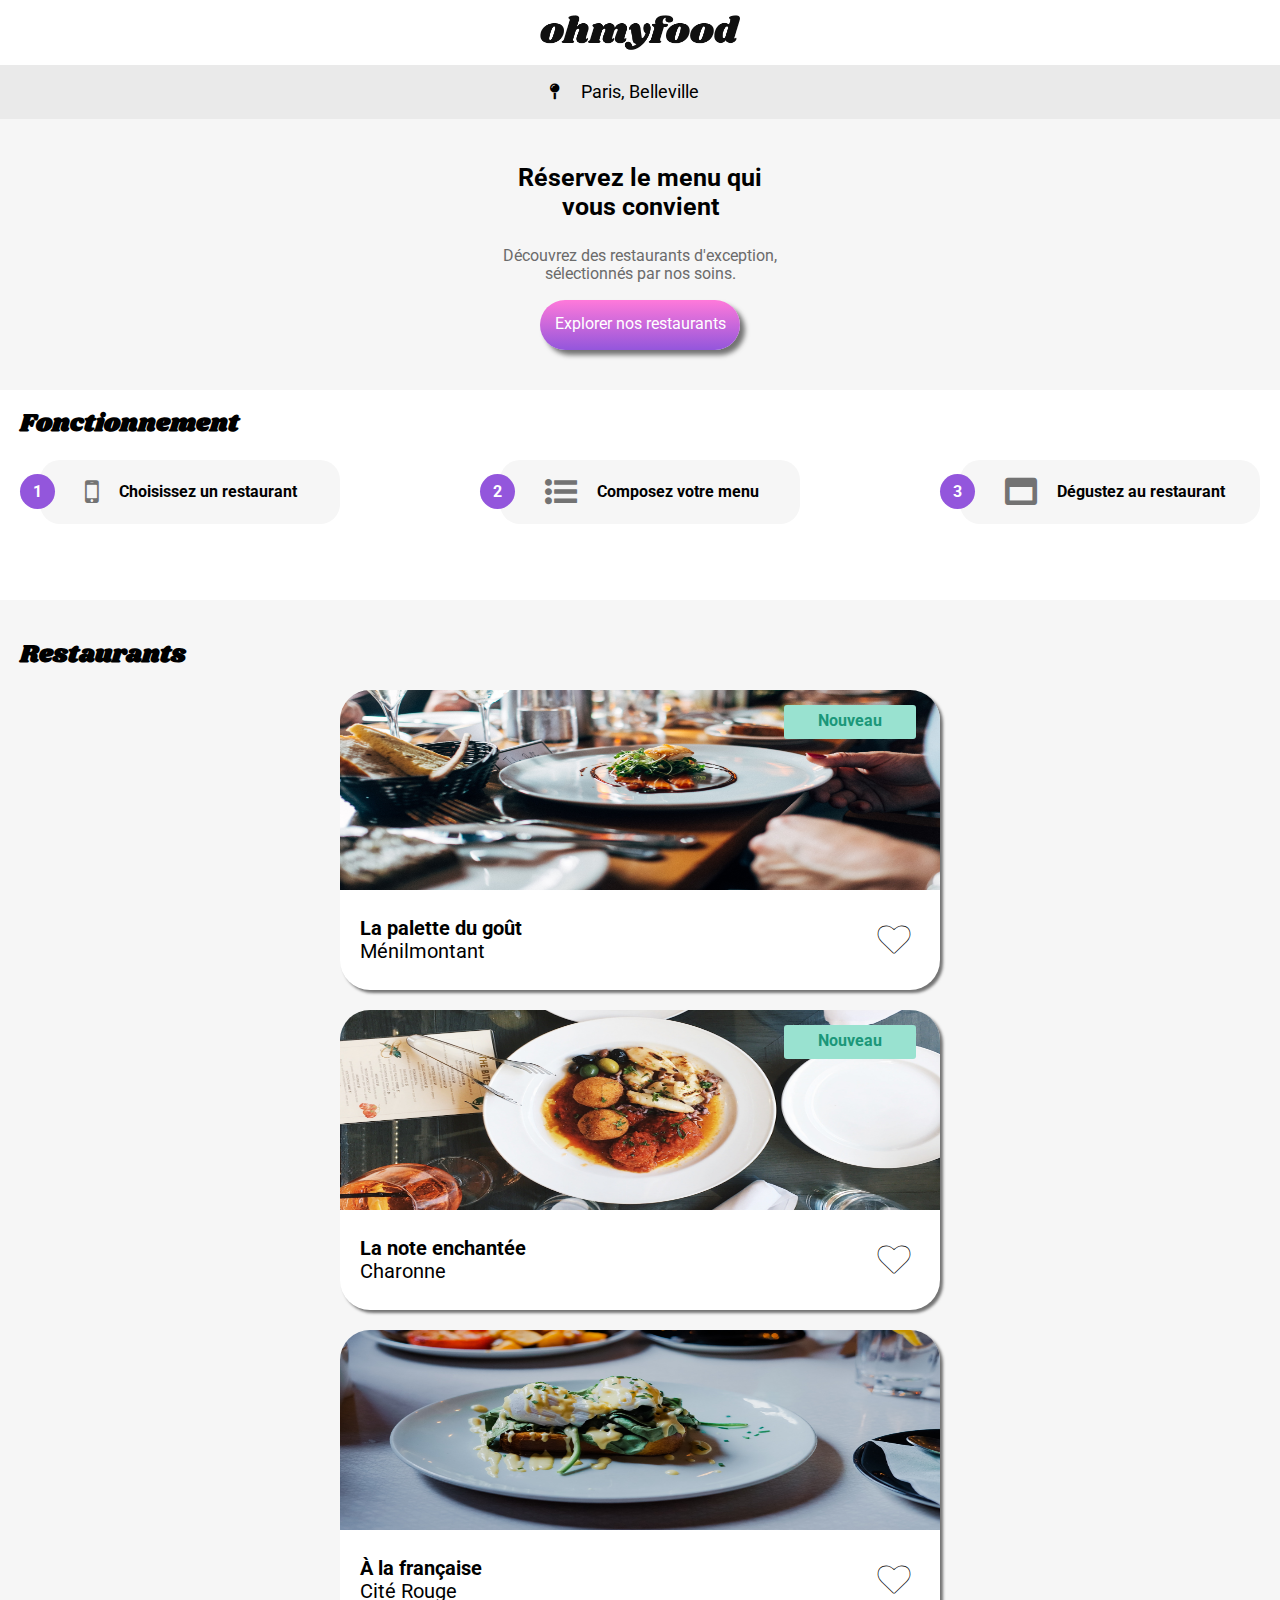
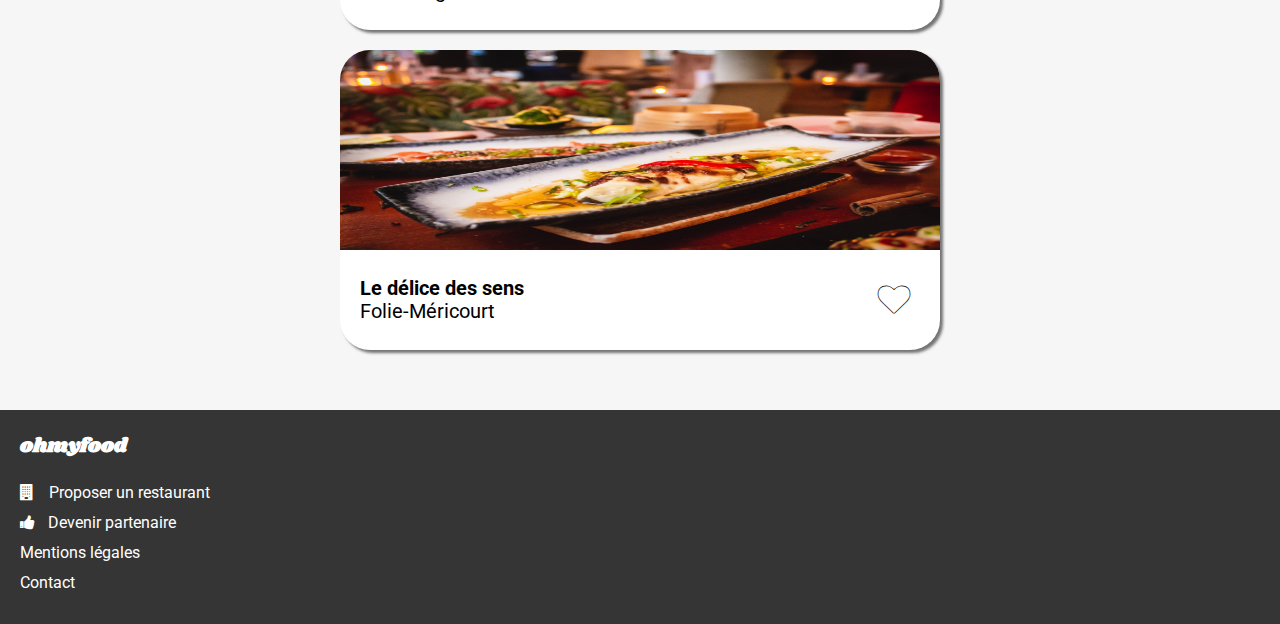
<file: index.html>
<!DOCTYPE html>
<html lang="fr">
    <head>
        <meta charset="utf-8" /> <!--Encodage des caractères-->
        <meta name="viewport" content="width=device-width, initial-scale=1.0"> <!--Viewport avec une largeur égale à la largeur de l'appareil, un
        niveau de zoom initial égal à 1-->
        <link rel="stylesheet" href="css/normalize.css"> <!--Lien avec le fichier normalise.css pour avoir un design qui se ressemble et cohérent entre les 
        différent navigateurs-->
        <link rel="stylesheet" href="css/index.css"> <!--Lien avec le fichier index.css pour définir les styles du site-->
        <link rel="preconnect" href="https://fonts.googleapis.com"> <!--Google Fonts, ajout de la police Shrikhand directement depuis le site de Google Fonts-->
        <link rel="preconnect" href="https://fonts.gstatic.com" crossorigin> <!--Google Fonts, ajout de la police Shrikhand directement depuis le site de Google Fonts-->
        <link href="https://fonts.googleapis.com/css2?family=Shrikhand&display=swap" rel="stylesheet"> <!--Google Fonts, ajout de la police Shrikhand directement depuis 
        le site de Google Fonts-->
        <link rel="preconnect" href="https://fonts.googleapis.com"> <!--Google Fonts, ajout de la police Roboto directement depuis le site de Google Fonts-->
        <link rel="preconnect" href="https://fonts.gstatic.com" crossorigin> <!--Google Fonts, ajout de la police Roboto directement depuis le site de Google Fonts-->
        <link href="https://fonts.googleapis.com/css2?family=Roboto&display=swap" rel="stylesheet"> <!--Google Fonts, ajout de la police Roboto directement depuis 
        le site de Google Fonts-->
        <link rel="stylesheet" href="css/font-awesome-4.7.0/css/font-awesome.min.css"> <!--Le fichier font-awesome.min.css appelle les icônes de la 
        bibliothèque Font Awesome-->
        <title>Accueil ohmyfood</title> <!--Titre de la page du site web-->
    </head>
    <!--Corps de la page-->
    <body>
        <!--Entête-->   
        <header>
            <div id="titre_principal_et_formulaire">
                <div id="titre_principal"><img src="images/Logo_ohmyfood.png" alt="Logo ohmyfood" id="logo_ohmyfood"/></div>
                <!--Partie formulaire-->
                <form method="post" action="#">
                    <div id="icone_et_paris_belleville_background">
                        <div id="icone_et_paris_belleville">
                            <p><i class="fa fa-map-pin"></i></p>
                            <p><input type="text" name="recherche_localisation" placeholder="Paris, Belleville" size="12" id="champ_recherche" /></p>
                        </div>
                    </div>
                    <div id="texte_menu_et_bouton_explorer_background">
                        <p id="paragraphe_reservez_menu">Réservez le menu qui<br />vous convient</p>
                        <p id="paragraphe_decouvrez_des_restaurants">Découvrez des restaurants d'exception,<br />sélectionnés par nos soins.</p>
                        <div id="bouton_explorer_conteneur"><button type="submit" id="bouton_explorer">Explorer nos restaurants</button></div>
                    </div>
                </form>
            </div>
            <!--Partie fonctionnement avec 3 liens-->
            <div id="fonctionnement">
                <h2 id="fonctionnement_titre">Fonctionnement</h2>
                <ul id="fonctionnement_liste_de_choix">
                    <li>
                        <a href="#">
                            <div id="alignement_icone_texte">
                                <div class="fonctionnement_numero">
                                    <p>1</p>
                                </div>
                                <p><i class="fa fa-mobile fa-2x fonctionnement_icone_1"></i></p>
                                <p>Choisissez un restaurant</p>
                            </div>
                        </a>
                    </li>
                    <li>
                        <a href="#">
                            <div id="alignement_icone_texte_2">
                                <div class="fonctionnement_numero">
                                    <p>2</p>
                                </div>
                                <p><i class="fa fa-list-ul fa-2x fonctionnement_icone_2_et_3"></i></p>
                                <p>Composez votre menu</p>
                            </div>
                        </a>
                    </li>
                    <li>
                        <a href="#">
                            <div id="alignement_icone_texte_3">
                                <div class="fonctionnement_numero">
                                    <p>3</p>
                                </div>
                                <p><i class="fa fa-window-maximize fa-2x fonctionnement_icone_2_et_3"></i></p>
                                <p>Dégustez au restaurant</p>
                            </div>
                        </a>
                    </li>
                </ul>
            </div>
        </header>
        <!--Contenu principal de la page-->
        <main>
            <h2>Restaurants</h2>
            <!--Les 4 cartes de restaurant-->
            <div id="toutes_les_cartes">
                <!--Carte 1: La palette du goût-->
                <a href="Menu_la_palette_du_gout.html">
                    <!--Conteneur de l'image et du corps de la carte--> 
                    <div class="carte_image_et_corps">
                        <!--Image de la carte-->
                        <div class="carte_image"><img src="images/La_palette_du_gout.jpg" alt="La palette du goût" class="image_arrondie image_associee_a_element_vert"/><div class="element_vert"><p>Nouveau</p></div></div>
                        <!--Corps de la carte-->
                        <div class="carte_corps">
                            <!--Texte de la carte-->
                            <div class="carte_texte">
                                <p class="titre_carte_complet"><span class="titre_carte">La palette du goût</span><br />Ménilmontant</p>
                            </div>
                            <!--Icone de la carte-->
                            <div class="carte_icone">
                                <i class="fa fa-heart fa-2x carte_icone_coeur"></i>
                            </div>
                        </div>
                    </div>    
                </a>
                <!--Carte 2: La note enchantée-->
                <a href="Menu_la_note_enchantee.html">
                    <!--Conteneur de l'image et du corps de la carte--> 
                    <div class="carte_image_et_corps">
                        <!--Image de la carte-->
                        <div class="carte_image"><img src="images/La_note_enchantee.jpg" alt="La note enchantée" class="image_arrondie image_associee_a_element_vert"/><div class="element_vert"><p>Nouveau</p></div></div>
                        <!--Corps de la carte-->
                        <div class="carte_corps">
                            <!--Texte de la carte-->
                            <div class="carte_texte">
                                <p class="titre_carte_complet"><span class="titre_carte">La note enchantée</span><br />Charonne</p>
                            </div>
                            <!--Icone de la carte-->
                            <div class="carte_icone">
                                <i class="fa fa-heart fa-2x carte_icone_coeur"></i>
                            </div>
                        </div>
                    </div>    
                </a>
                <!--Carte 3: À la française-->
                <a href="Menu_a_la_francaise.html">
                    <!--Conteneur de l'image et du corps de la carte--> 
                    <div class="carte_image_et_corps">
                        <!--Image de la carte-->
                        <div class="carte_image"><img src="images/A_la_francaise.jpg" alt="A la française" class="image_arrondie"/></div>
                        <!--Corps de la carte-->
                        <div class="carte_corps">
                            <!--Texte de la carte-->
                            <div class="carte_texte">
                                <p class="titre_carte_complet"><span class="titre_carte">À la française</span><br />Cité Rouge</p>
                            </div>
                            <!--Icone de la carte-->
                            <div class="carte_icone">
                                <i class="fa fa-heart fa-2x carte_icone_coeur"></i>
                            </div>
                        </div>
                    </div>    
                </a>
                <!--Carte 4: Le délice des sens-->
                <a href="Menu_le_delice_des_sens.html">
                    <!--Conteneur de l'image et du corps de la carte--> 
                    <div class="carte_image_et_corps">
                        <!--Image de la carte-->
                        <div class="carte_image"><img src="images/Le_delice_des_sens.jpg" alt="Le délice des sens" class="image_arrondie"/></div>
                        <!--Corps de la carte-->
                        <div class="carte_corps">
                            <!--Texte de la carte-->
                            <div class="carte_texte">
                                <p class="titre_carte_complet"><span class="titre_carte">Le délice des sens</span><br />Folie-Méricourt</p>
                            </div>
                            <!--Icone de la carte-->
                            <div class="carte_icone">
                                <i class="fa fa-heart fa-2x carte_icone_coeur"></i>
                            </div>
                        </div>
                    </div>    
                </a>
            </div>     
        </main>
        <!--Pied de page-->
        <footer>
            <h3 id="titre_footer">ohmyfood</h3>
            <ul id="liste_pied_de_page">
                <li><div id="proposer_un_restaurant"><p><i class="fa fa-building"></i></p><p><a href="#">Proposer un restaurant</a></p></div></li>
                <li><div id="devenir_partenaire"><p><i class="fa fa-thumbs-up"></i></p><p><a href="#">Devenir partenaire</a></p></div></li>
                <li><div class="mentions_legales_et_contact"><p><a href="#">Mentions légales</a></p></div></li>
                <li><div class="mentions_legales_et_contact"><p><a href="mailto:ohmyfood@email.com">Contact</a></p></div></li>
            </ul>
        </footer>
        <!--Loading spinner au chargement de la page web-->
        <div class="chargement">CHARGEMENT</div>
    </body>
</html>
</file>
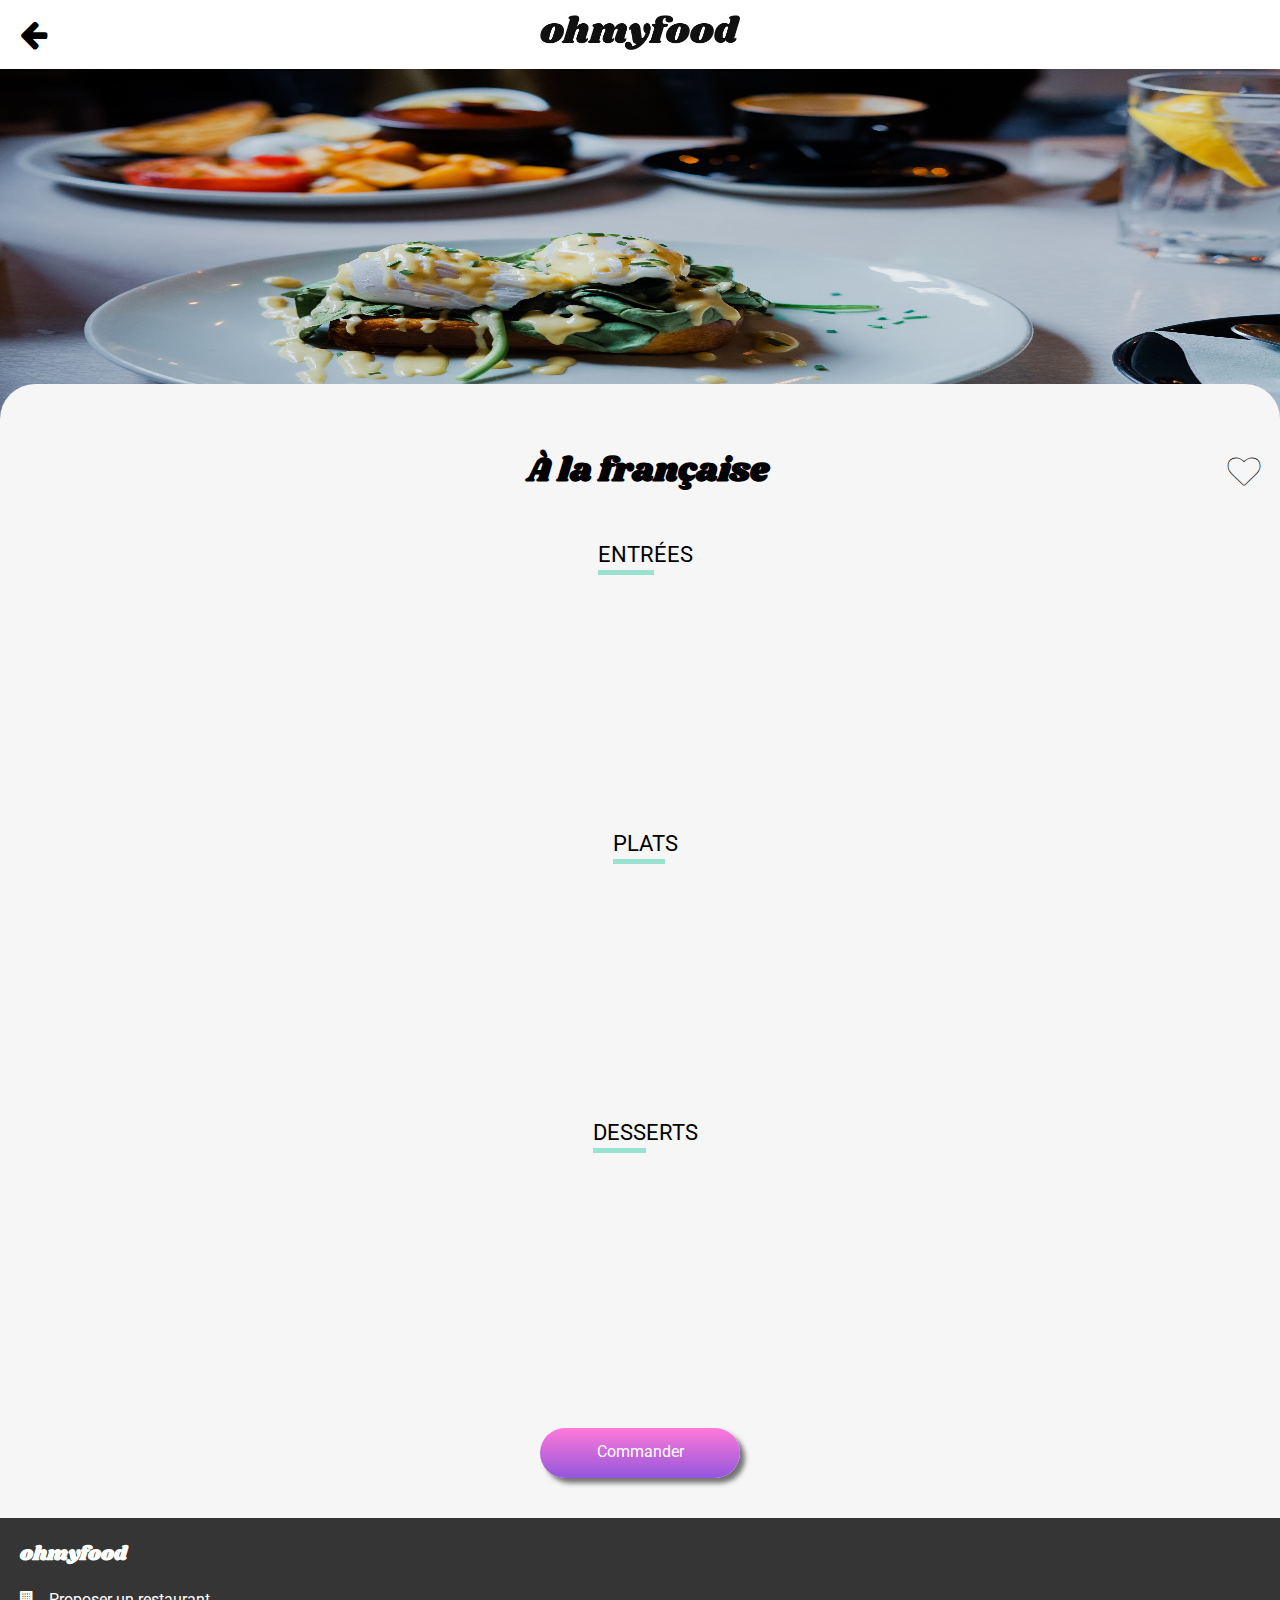
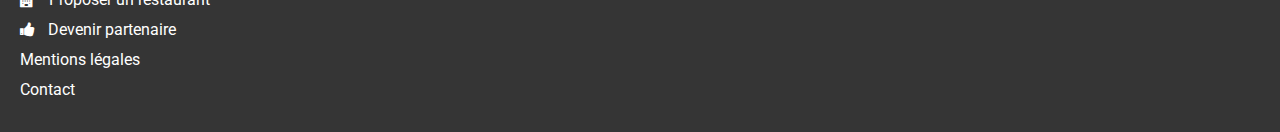
<file: Menu_a_la_francaise.html>
<!DOCTYPE html>
<html lang="fr">
    <head>
        <meta charset="utf-8" /> <!--Encodage des caractères-->
        <meta name="viewport" content="width=device-width, initial-scale=1.0"> <!--Viewport avec une largeur égale à la largeur de l'appareil, un
        niveau de zoom initial égal à 1-->
        <link rel="stylesheet" href="css/normalize.css"> <!--Lien avec le fichier normalise.css pour avoir un design qui se ressemble et cohérent entre les 
        différent navigateurs-->
        <link rel="stylesheet" href="css/index_2.css"> <!--Lien avec le fichier index_2.css pour définir les styles du site-->
        <link rel="preconnect" href="https://fonts.googleapis.com"> <!--Google Fonts, ajout de la police Shrikhand directement depuis le site de Google Fonts-->
        <link rel="preconnect" href="https://fonts.gstatic.com" crossorigin> <!--Google Fonts, ajout de la police Shrikhand directement depuis le site de Google Fonts-->
        <link href="https://fonts.googleapis.com/css2?family=Shrikhand&display=swap" rel="stylesheet"> <!--Google Fonts, ajout de la police Shrikhand directement depuis 
        le site de Google Fonts-->
        <link rel="preconnect" href="https://fonts.googleapis.com"> <!--Google Fonts, ajout de la police Roboto directement depuis le site de Google Fonts-->
        <link rel="preconnect" href="https://fonts.gstatic.com" crossorigin> <!--Google Fonts, ajout de la police Roboto directement depuis le site de Google Fonts-->
        <link href="https://fonts.googleapis.com/css2?family=Roboto&display=swap" rel="stylesheet"> <!--Google Fonts, ajout de la police Roboto directement depuis 
        le site de Google Fonts-->
        <link rel="stylesheet" href="css/font-awesome-4.7.0/css/font-awesome.min.css"> <!--Le fichier font-awesome.min.css appelle les icônes de la 
        bibliothèque Font Awesome-->
        <title>ohmyfood - Menu à la française</title> <!--Titre de la page du site web-->
    </head>
    <!--Corps de la page-->
    <body>
        <!--Entête-->   
        <header>
            <div id="titre_principal_et_fleche">
                <div id="conteneur_fleche">
                    <div id="conteneur_icone_fleche">
                        <a href="index.html"><i class="fa fa-arrow-left fa-2x"></i></a>
                    </div>
                </div>
                <div id="conteneur_titre_principal">    
                    <img src="images/Logo_ohmyfood.png" alt="Logo ohmyfood" id="logo_ohmyfood"/>
                </div>
            </div>
            <div id="conteneur_image_du_header">
                <img src="images/A_la_francaise_2.jpg" alt="À la française" />    
            </div>
        </header>
        <!--Contenu principal de la page-->
        <main>
            <div id="titre_de_la_carte_et_icone_coeur">
                <h2 id="titre_de_la_carte">À la française</h2>
                <p id="conteneur_icone_coeur"><i class="fa fa-heart fa-2x carte_icone_coeur"></i></p>
            </div>
            <div>
                <div>
                    <p class="texte_entrees_plats_desserts"><span class="barre_verte_entrees_plats_desserts">ENTR</span>ÉES</p>
                    <ul class="liste_entrees_plats_desserts">
                        <li>
                            <div class="texte_presentation_et_prix">
                                <div class="conteneur_coche_ajout_du_plat">
                                    <i class="fa fa-check coche_ajout_du_plat"></i>
                                </div>
                                <div class="titre_element_de_menu">
                                    <p class="texte_presentation">Tartare de poulpe acidulé<br /></p>
                                </div>
                                <div class="texte_complementaire_et_prix_element_de_menu">
                                    <p class="texte_presentation_2">Aux zests d'orange</p>
                                    <p class="prix_entrees_plats_desserts">25€</p>
                                </div>
                            </div>
                        </li>
                        <li>
                            <div class="texte_presentation_et_prix">
                                <div class="conteneur_coche_ajout_du_plat">
                                    <i class="fa fa-check coche_ajout_du_plat"></i>
                                </div>
                                <div class="titre_element_de_menu">
                                    <p class="texte_presentation">Velouté de légumes d'antan<br /></p>
                                </div>
                                <div class="texte_complementaire_et_prix_element_de_menu">
                                    <p class="texte_presentation_2">Carotte, panais, topinambour</p>
                                    <p class="prix_entrees_plats_desserts">35€</p>
                                </div>
                            </div>
                        </li>
                        <li>
                            <div class="texte_presentation_et_prix">
                                <div class="conteneur_coche_ajout_du_plat">
                                    <i class="fa fa-check coche_ajout_du_plat"></i>
                                </div>
                                <div class="titre_element_de_menu">
                                    <p class="texte_presentation">Soupe à l'oignon<br /></p>
                                </div>
                                <div class="texte_complementaire_et_prix_element_de_menu">
                                    <p class="texte_presentation_2">Revisitée</p>
                                    <p class="prix_entrees_plats_desserts">20€</p>
                                </div>
                            </div>
                        </li>
                    </ul>
                </div>
                <div>
                    <p class="texte_entrees_plats_desserts"><span class="barre_verte_entrees_plats_desserts">PLAT</span>S</p>
                    <ul class="liste_entrees_plats_desserts">
                        <li>
                            <div class="texte_presentation_et_prix">
                                <div class="conteneur_coche_ajout_du_plat">
                                    <i class="fa fa-check coche_ajout_du_plat"></i>
                                </div>
                                <div class="titre_element_de_menu">
                                    <p class="texte_presentation">Coquilles Saint-Jacques<br /></p>
                                </div>
                                <div class="texte_complementaire_et_prix_element_de_menu">
                                    <p class="texte_presentation_2">Accompagnées d'une purée de panais</p>
                                    <p class="prix_entrees_plats_desserts">40€</p>
                                </div>
                            </div>
                        </li>
                        <li>
                            <div class="texte_presentation_et_prix">
                                <div class="conteneur_coche_ajout_du_plat">
                                    <i class="fa fa-check coche_ajout_du_plat"></i>
                                </div>
                                <div class="titre_element_de_menu">
                                    <p class="texte_presentation">Magret de canard<br /></p>
                                </div>
                                <div class="texte_complementaire_et_prix_element_de_menu">
                                    <p class="texte_presentation_2">Et parmentier de pommes de terres</p>
                                    <p class="prix_entrees_plats_desserts">35€</p>
                                </div>
                            </div>
                        </li>
                        <li>
                            <div class="texte_presentation_et_prix">
                                <div class="conteneur_coche_ajout_du_plat">
                                    <i class="fa fa-check coche_ajout_du_plat"></i>
                                </div>
                                <div class="titre_element_de_menu">
                                    <p class="texte_presentation">Pigeonneau d'Ille-et-Vilaine<br /></p>
                                </div>
                                <div class="texte_complementaire_et_prix_element_de_menu">
                                    <p class="texte_presentation_2">Sur son lit de gnocchis aux légumes</p>
                                    <p class="prix_entrees_plats_desserts">44€</p>
                                </div>
                            </div>
                        </li>
                    </ul>    
                </div>
                <div>
                    <p class="texte_entrees_plats_desserts"><span class="barre_verte_entrees_plats_desserts">DESS</span>ERTS</p>
                    <ul class="liste_entrees_plats_desserts">
                        <li>
                            <div class="texte_presentation_et_prix">
                                <div class="conteneur_coche_ajout_du_plat">
                                    <i class="fa fa-check coche_ajout_du_plat"></i>
                                </div>
                                <div class="titre_element_de_menu">
                                    <p class="texte_presentation">Pétales de violettes glacés<br /></p>
                                </div>
                                <div class="texte_complementaire_et_prix_element_de_menu">
                                    <p class="texte_presentation_2">Et purée de noisettes</p>
                                    <p class="prix_entrees_plats_desserts">18€</p>
                                </div>
                            </div>
                        </li>
                        <li>
                            <div class="texte_presentation_et_prix">
                                <div class="conteneur_coche_ajout_du_plat">
                                    <i class="fa fa-check coche_ajout_du_plat"></i>
                                </div>
                                <div class="titre_element_de_menu">
                                    <p class="texte_presentation">Fondant au chocolat<br /></p>
                                </div>
                                <div class="texte_complementaire_et_prix_element_de_menu">
                                    <p class="texte_presentation_2">Revisité</p>
                                    <p class="prix_entrees_plats_desserts">22€</p>
                                </div>
                            </div>
                        </li>
                        <li>
                            <div class="texte_presentation_et_prix">
                                <div class="conteneur_coche_ajout_du_plat">
                                    <i class="fa fa-check coche_ajout_du_plat"></i>
                                </div>
                                <div class="titre_element_de_menu">
                                    <p class="texte_presentation">Millefeuille croustillant<br /></p>
                                </div>
                                <div class="texte_complementaire_et_prix_element_de_menu">
                                    <p class="texte_presentation_2">Myrtilles et pâtes d'amande</p>
                                    <p class="prix_entrees_plats_desserts">23€</p>
                                </div>
                            </div>
                        </li>
                    </ul>    
                </div>
            </div>
            <form method="post" action="#" id="formulaire_bouton_commander">
                <div id="bouton_commander_conteneur"><button type="submit" id="bouton_commander">Commander</button></div>
            </form>
        </main>
        <!-- Pied de page-->
        <footer>
            <h3 id="titre_footer">ohmyfood</h3>
            <ul id="liste_pied_de_page">
                <li><div id="proposer_un_restaurant"><p><i class="fa fa-building"></i></p><p><a href="#">Proposer un restaurant</a></p></div></li>
                <li><div id="devenir_partenaire"><p><i class="fa fa-thumbs-up"></i></p><p><a href="#">Devenir partenaire</a></p></div></li>
                <li><div class="mentions_legales_et_contact"><p><a href="#">Mentions légales</a></p></div></li>
                <li><div class="mentions_legales_et_contact"><p><a href="mailto:ohmyfood@email.com">Contact</a></p></div></li>
            </ul>
        </footer>
    </body>
</html>
</file>
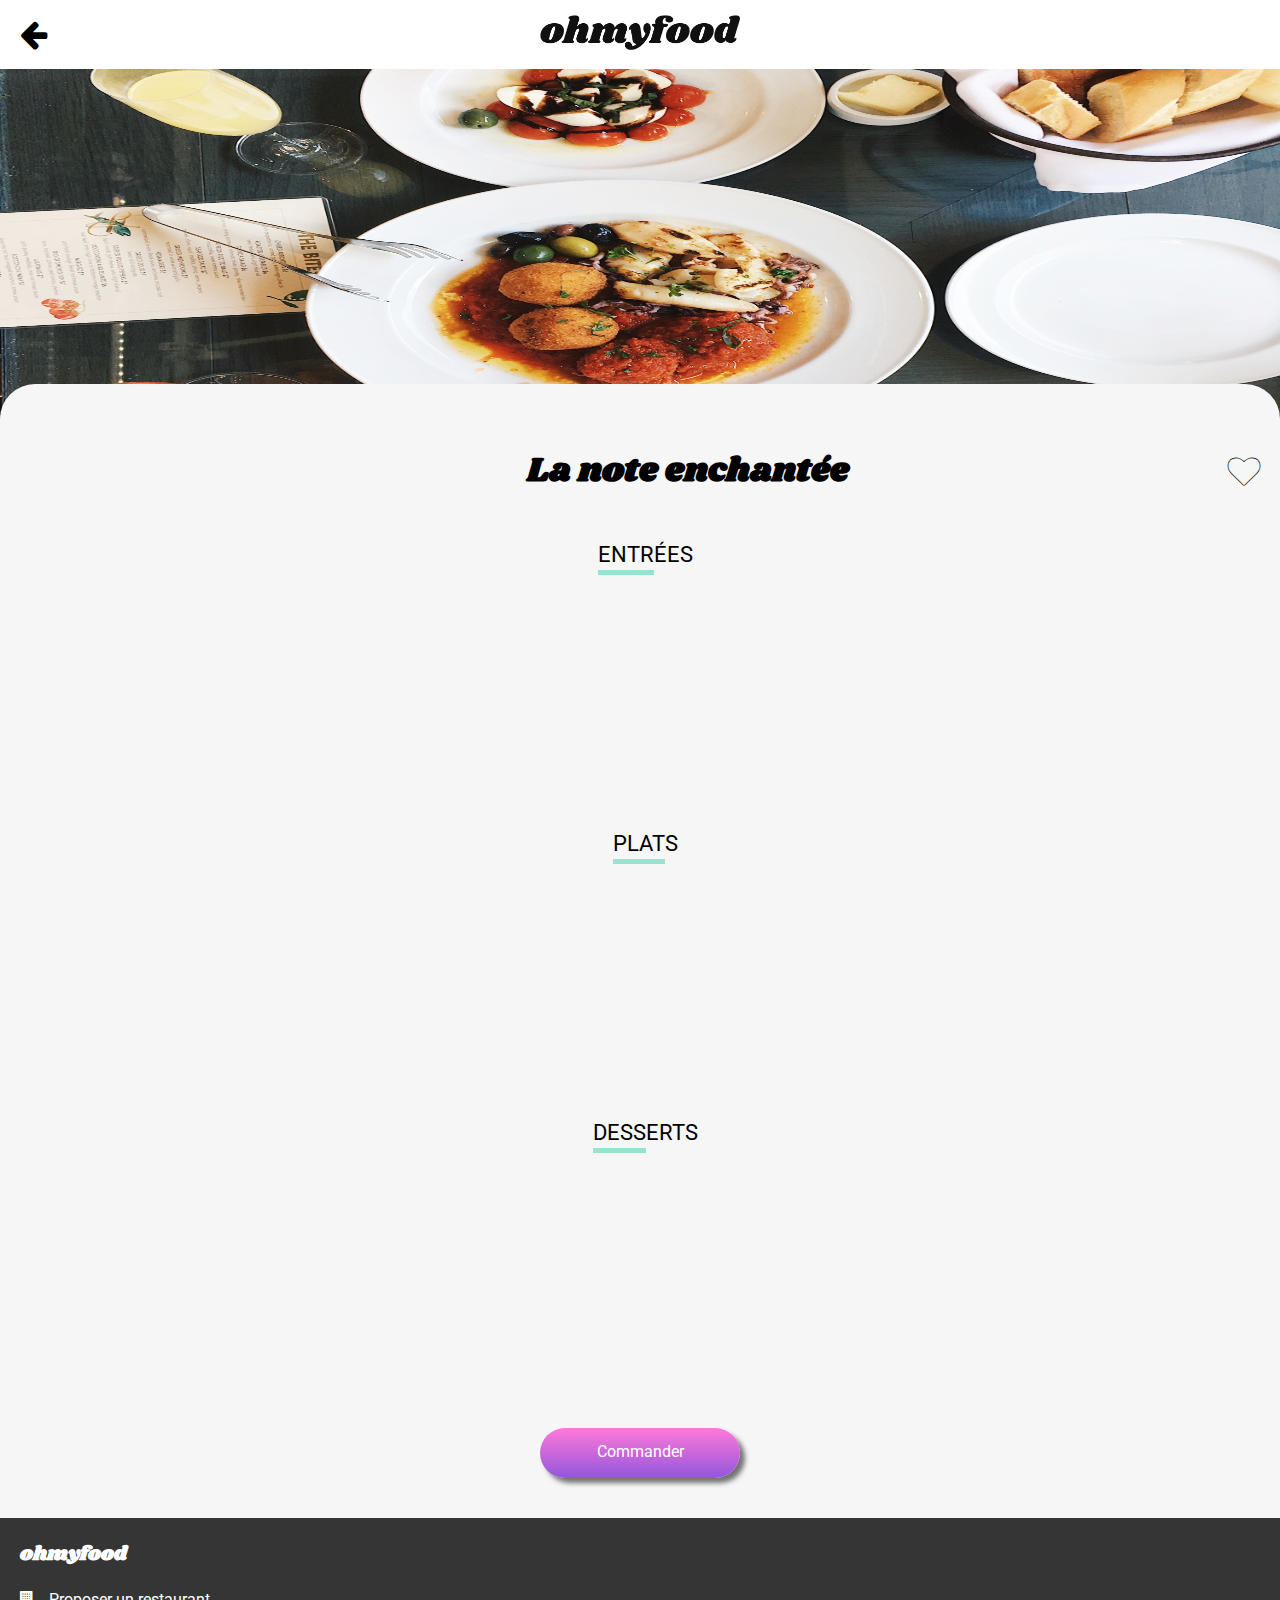
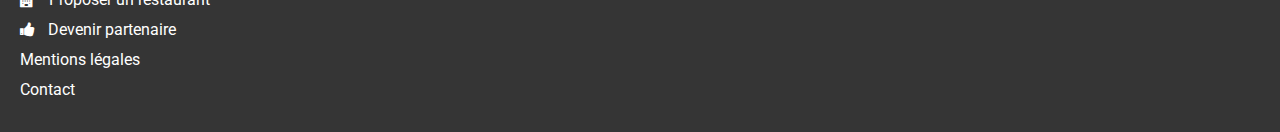
<file: Menu_la_note_enchantee.html>
<!DOCTYPE html>
<html lang="fr">
    <head>
        <meta charset="utf-8" /> <!--Encodage des caractères-->
        <meta name="viewport" content="width=device-width, initial-scale=1.0"> <!--Viewport avec une largeur égale à la largeur de l'appareil, un
        niveau de zoom initial égal à 1-->
        <link rel="stylesheet" href="css/normalize.css"> <!--Lien avec le fichier normalise.css pour avoir un design qui se ressemble et cohérent entre les 
        différent navigateurs-->
        <link rel="stylesheet" href="css/index_2.css"> <!--Lien avec le fichier index_2.css pour définir les styles du site-->
        <link rel="preconnect" href="https://fonts.googleapis.com"> <!--Google Fonts, ajout de la police Shrikhand directement depuis le site de Google Fonts-->
        <link rel="preconnect" href="https://fonts.gstatic.com" crossorigin> <!--Google Fonts, ajout de la police Shrikhand directement depuis le site de Google Fonts-->
        <link href="https://fonts.googleapis.com/css2?family=Shrikhand&display=swap" rel="stylesheet"> <!--Google Fonts, ajout de la police Shrikhand directement depuis 
        le site de Google Fonts-->
        <link rel="preconnect" href="https://fonts.googleapis.com"> <!--Google Fonts, ajout de la police Roboto directement depuis le site de Google Fonts-->
        <link rel="preconnect" href="https://fonts.gstatic.com" crossorigin> <!--Google Fonts, ajout de la police Roboto directement depuis le site de Google Fonts-->
        <link href="https://fonts.googleapis.com/css2?family=Roboto&display=swap" rel="stylesheet"> <!--Google Fonts, ajout de la police Roboto directement depuis 
        le site de Google Fonts-->
        <link rel="stylesheet" href="css/font-awesome-4.7.0/css/font-awesome.min.css"> <!--Le fichier font-awesome.min.css appelle les icônes de la 
        bibliothèque Font Awesome-->
        <title>ohmyfood - Menu la note enchantée</title> <!--Titre de la page du site web-->
    </head>
    <!--Corps de la page-->
    <body>
        <!--Entête-->   
        <header>
            <div id="titre_principal_et_fleche">
                <div id="conteneur_fleche">
                    <div id="conteneur_icone_fleche">
                        <a href="index.html"><i class="fa fa-arrow-left fa-2x"></i></a>
                    </div>
                </div>
                <div id="conteneur_titre_principal">    
                    <img src="images/Logo_ohmyfood.png" alt="Logo ohmyfood" id="logo_ohmyfood"/>
                </div>
            </div>
            <div id="conteneur_image_du_header">
                <img src="images/La_note_enchantee_2.jpg" alt="La note enchantée" />    
            </div>
        </header>
        <!--Contenu principal de la page-->
        <main>
            <div id="titre_de_la_carte_et_icone_coeur">
                <h2 id="titre_de_la_carte">La note enchantée</h2>
                <p id="conteneur_icone_coeur"><i class="fa fa-heart fa-2x carte_icone_coeur"></i></p>
            </div>
            <div>
                <div>
                    <p class="texte_entrees_plats_desserts"><span class="barre_verte_entrees_plats_desserts">ENTR</span>ÉES</p>
                    <ul class="liste_entrees_plats_desserts">
                        <li>
                            <div class="texte_presentation_et_prix">
                                <div class="conteneur_coche_ajout_du_plat">
                                    <i class="fa fa-check coche_ajout_du_plat"></i>
                                </div>
                                <div class="titre_element_de_menu">
                                    <p class="texte_presentation">Ravioles de foie gras<br /></p>
                                </div>
                                <div class="texte_complementaire_et_prix_element_de_menu">
                                    <p class="texte_presentation_2">Accompagnés de leur crème à la truffe</p>
                                    <p class="prix_entrees_plats_desserts">25€</p>
                                </div>
                            </div>
                        </li>
                        <li>
                            <div class="texte_presentation_et_prix">
                                <div class="conteneur_coche_ajout_du_plat">
                                    <i class="fa fa-check coche_ajout_du_plat"></i>
                                </div>
                                <div class="titre_element_de_menu">
                                    <p class="texte_presentation">Caviar osciètre<br /></p>
                                </div>
                                <div class="texte_complementaire_et_prix_element_de_menu">
                                    <p class="texte_presentation_2">Sur blini à la farine de blé noir</p>
                                    <p class="prix_entrees_plats_desserts">35€</p>
                                </div>
                            </div>
                        </li>
                        <li>
                            <div class="texte_presentation_et_prix">
                                <div class="conteneur_coche_ajout_du_plat">
                                    <i class="fa fa-check coche_ajout_du_plat"></i>
                                </div>
                                <div class="titre_element_de_menu">
                                    <p class="texte_presentation">Homard et espuma de potiron<br /></p>
                                </div>
                                <div class="texte_complementaire_et_prix_element_de_menu">
                                    <p class="texte_presentation_2">Mariné aux zests d'orange</p>
                                    <p class="prix_entrees_plats_desserts">20€</p>
                                </div>
                            </div>
                        </li>
                        <li>
                            <div class="texte_presentation_et_prix">
                                <div class="conteneur_coche_ajout_du_plat">
                                    <i class="fa fa-check coche_ajout_du_plat"></i>
                                </div>
                                <div class="titre_element_de_menu">
                                    <p class="texte_presentation">Foie gras de canard cuit entier<br /></p>
                                </div>
                                <div class="texte_complementaire_et_prix_element_de_menu">
                                    <p class="texte_presentation_2">Confiture de figue et pain toasté</p>
                                    <p class="prix_entrees_plats_desserts">35€</p>
                                </div>
                            </div>
                        </li>
                    </ul>
                </div>
                <div>
                    <p class="texte_entrees_plats_desserts"><span class="barre_verte_entrees_plats_desserts">PLAT</span>S</p>
                    <ul class="liste_entrees_plats_desserts">
                        <li>
                            <div class="texte_presentation_et_prix">
                                <div class="conteneur_coche_ajout_du_plat">
                                    <i class="fa fa-check coche_ajout_du_plat"></i>
                                </div>
                                <div class="titre_element_de_menu">
                                    <p class="texte_presentation">Noix de coquilles Saint-Jacques<br /></p>
                                </div>
                                <div class="texte_complementaire_et_prix_element_de_menu">
                                    <p class="texte_presentation_2">Sur lit de purée de céleri-rave</p>
                                    <p class="prix_entrees_plats_desserts">40€</p>
                                </div>
                            </div>
                        </li>
                        <li>
                            <div class="texte_presentation_et_prix">
                                <div class="conteneur_coche_ajout_du_plat">
                                    <i class="fa fa-check coche_ajout_du_plat"></i>
                                </div>
                                <div class="titre_element_de_menu">
                                    <p class="texte_presentation">Langoutisne poêlée<br /></p>
                                </div>
                                <div class="texte_complementaire_et_prix_element_de_menu">
                                    <p class="texte_presentation_2">Purée de patate douce</p>
                                    <p class="prix_entrees_plats_desserts">35€</p>
                                </div>
                            </div>
                        </li>
                        <li>
                            <div class="texte_presentation_et_prix">
                                <div class="conteneur_coche_ajout_du_plat">
                                    <i class="fa fa-check coche_ajout_du_plat"></i>
                                </div>
                                <div class="titre_element_de_menu">
                                    <p class="texte_presentation">Mijoté de queue de boeuf<br /></p>
                                </div>
                                <div class="texte_complementaire_et_prix_element_de_menu">
                                    <p class="texte_presentation_2">Et riz sauvage aux zests de citron</p>
                                    <p class="prix_entrees_plats_desserts">44€</p>
                                </div>
                            </div>
                        </li>
                    </ul>    
                </div>
                <div>
                    <p class="texte_entrees_plats_desserts"><span class="barre_verte_entrees_plats_desserts">DESS</span>ERTS</p>
                    <ul class="liste_entrees_plats_desserts">
                        <li>
                            <div class="texte_presentation_et_prix">
                                <div class="conteneur_coche_ajout_du_plat">
                                    <i class="fa fa-check coche_ajout_du_plat"></i>
                                </div>
                                <div class="titre_element_de_menu">
                                    <p class="texte_presentation">Macaron noisette et chocolat<br /></p>
                                </div>
                                <div class="texte_complementaire_et_prix_element_de_menu">
                                    <p class="texte_presentation_2">Glace au caramel brun et sel de Guérande</p>
                                    <p class="prix_entrees_plats_desserts">18€</p>
                                </div>
                            </div>
                        </li>
                        <li>
                            <div class="texte_presentation_et_prix">
                                <div class="conteneur_coche_ajout_du_plat">
                                    <i class="fa fa-check coche_ajout_du_plat"></i>
                                </div>
                                <div class="titre_element_de_menu">
                                    <p class="texte_presentation">Baba au rhum revisité<br /></p>
                                </div>
                                <div class="texte_complementaire_et_prix_element_de_menu">
                                    <p class="texte_presentation_2">Avec son coulis de citron</p>
                                    <p class="prix_entrees_plats_desserts">22€</p>
                                </div>
                            </div>
                        </li>
                        <li>
                            <div class="texte_presentation_et_prix">
                                <div class="conteneur_coche_ajout_du_plat">
                                    <i class="fa fa-check coche_ajout_du_plat"></i>
                                </div>
                                <div class="titre_element_de_menu">
                                    <p class="texte_presentation">Tarte au citron meringuée<br /></p>
                                </div>
                                <div class="texte_complementaire_et_prix_element_de_menu">
                                    <p class="texte_presentation_2">Destructurée</p>
                                    <p class="prix_entrees_plats_desserts">23€</p>
                                </div>
                            </div>
                        </li>
                    </ul>    
                </div>
            </div>
            <form method="post" action="#" id="formulaire_bouton_commander">
                <div id="bouton_commander_conteneur"><button type="submit" id="bouton_commander">Commander</button></div>
            </form>
        </main>
        <!-- Pied de page-->
        <footer>
            <h3 id="titre_footer">ohmyfood</h3>
            <ul id="liste_pied_de_page">
                <li><div id="proposer_un_restaurant"><p><i class="fa fa-building"></i></p><p><a href="#">Proposer un restaurant</a></p></div></li>
                <li><div id="devenir_partenaire"><p><i class="fa fa-thumbs-up"></i></p><p><a href="#">Devenir partenaire</a></p></div></li>
                <li><div class="mentions_legales_et_contact"><p><a href="#">Mentions légales</a></p></div></li>
                <li><div class="mentions_legales_et_contact"><p><a href="mailto:ohmyfood@email.com">Contact</a></p></div></li>
            </ul>
        </footer>
    </body>
</html>
</file>
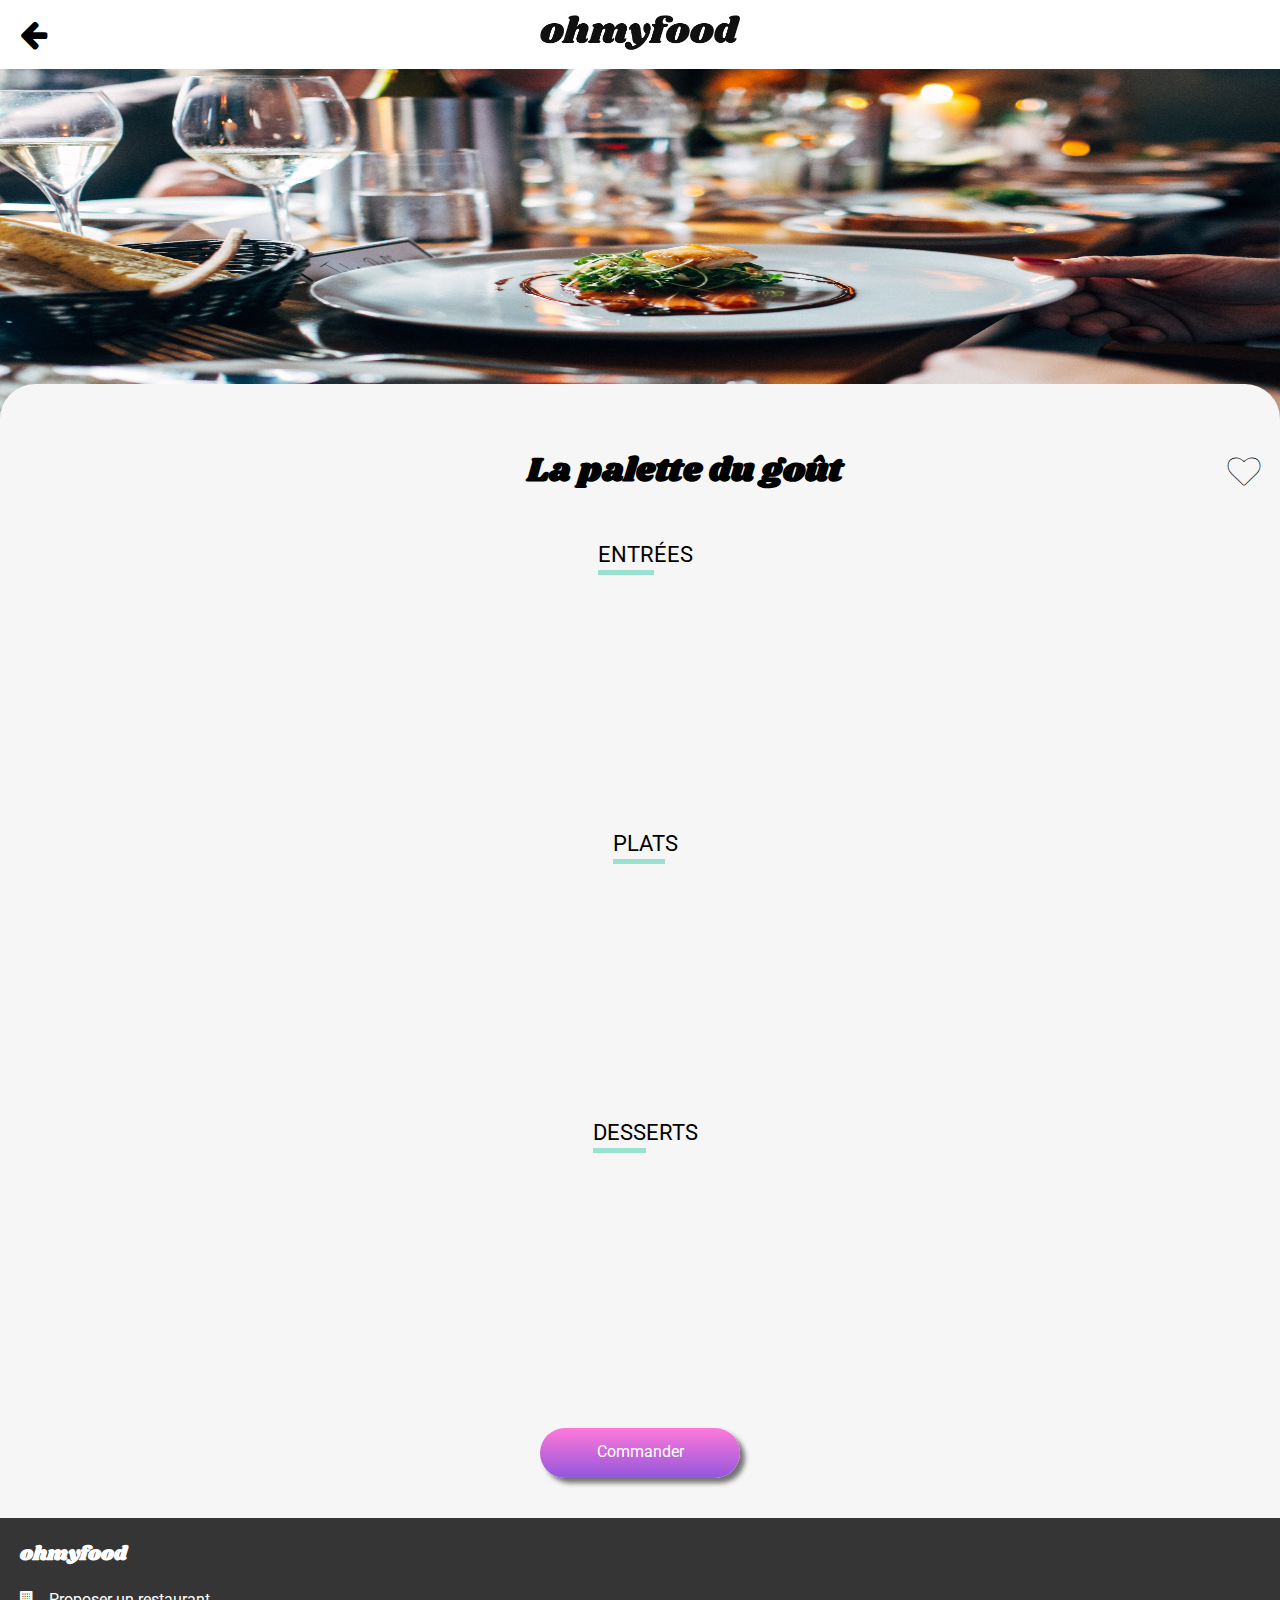
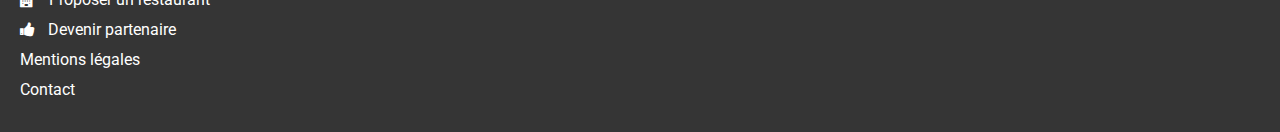
<file: Menu_la_palette_du_gout.html>
<!DOCTYPE html>
<html lang="fr">
    <head>
        <meta charset="utf-8" /> <!--Encodage des caractères-->
        <meta name="viewport" content="width=device-width, initial-scale=1.0"> <!--Viewport avec une largeur égale à la largeur de l'appareil, un
        niveau de zoom initial égal à 1-->
        <link rel="stylesheet" href="css/normalize.css"> <!--Lien avec le fichier normalise.css pour avoir un design qui se ressemble et cohérent entre les 
        différent navigateurs-->
        <link rel="stylesheet" href="css/index_2.css"> <!--Lien avec le fichier index_2.css pour définir les styles du site-->
        <link rel="preconnect" href="https://fonts.googleapis.com"> <!--Google Fonts, ajout de la police Shrikhand directement depuis le site de Google Fonts-->
        <link rel="preconnect" href="https://fonts.gstatic.com" crossorigin> <!--Google Fonts, ajout de la police Shrikhand directement depuis le site de Google Fonts-->
        <link href="https://fonts.googleapis.com/css2?family=Shrikhand&display=swap" rel="stylesheet"> <!--Google Fonts, ajout de la police Shrikhand directement depuis 
        le site de Google Fonts-->
        <link rel="preconnect" href="https://fonts.googleapis.com"> <!--Google Fonts, ajout de la police Roboto directement depuis le site de Google Fonts-->
        <link rel="preconnect" href="https://fonts.gstatic.com" crossorigin> <!--Google Fonts, ajout de la police Roboto directement depuis le site de Google Fonts-->
        <link href="https://fonts.googleapis.com/css2?family=Roboto&display=swap" rel="stylesheet"> <!--Google Fonts, ajout de la police Roboto directement depuis 
        le site de Google Fonts-->
        <link rel="stylesheet" href="css/font-awesome-4.7.0/css/font-awesome.min.css"> <!--Le fichier font-awesome.min.css appelle les icônes de la 
        bibliothèque Font Awesome-->
        <title>ohmyfood - Menu la palette du goût</title> <!--Titre de la page du site web-->
    </head>
    <!--Corps de la page-->
    <body>
        <!--Entête-->   
        <header>
            <div id="titre_principal_et_fleche">
                <div id="conteneur_fleche">
                    <div id="conteneur_icone_fleche">
                        <a href="index.html"><i class="fa fa-arrow-left fa-2x"></i></a>
                    </div>
                </div>
                <div id="conteneur_titre_principal">    
                    <img src="images/Logo_ohmyfood.png" alt="Logo ohmyfood" id="logo_ohmyfood"/>
                </div>
            </div>
            <div id="conteneur_image_du_header">
                <img src="images/La_palette_du_gout_2.jpg" alt="La palette du goût" />    
            </div>
        </header>
        <!--Contenu principal de la page-->
        <main>
            <div id="titre_de_la_carte_et_icone_coeur">
                <h2 id="titre_de_la_carte">La palette du goût</h2>
                <p id="conteneur_icone_coeur"><i class="fa fa-heart fa-2x carte_icone_coeur"></i></p>
            </div>
            <div>
                <div>
                    <p class="texte_entrees_plats_desserts"><span class="barre_verte_entrees_plats_desserts">ENTR</span>ÉES</p>
                    <ul class="liste_entrees_plats_desserts">
                        <li>
                            <div class="texte_presentation_et_prix">
                                <div class="conteneur_coche_ajout_du_plat">
                                    <i class="fa fa-check coche_ajout_du_plat"></i>
                                </div>
                                <div class="titre_element_de_menu">
                                    <p class="texte_presentation">Fricassée d'escargot<br /></p>
                                </div>
                                <div class="texte_complementaire_et_prix_element_de_menu">
                                    <p class="texte_presentation_2">Au piment d'espelette</p>
                                    <p class="prix_entrees_plats_desserts">25€</p>
                                </div>
                            </div>
                        </li>
                        <li>
                            <div class="texte_presentation_et_prix">
                                <div class="conteneur_coche_ajout_du_plat">
                                    <i class="fa fa-check coche_ajout_du_plat"></i>
                                </div>
                                <div class="titre_element_de_menu">
                                    <p class="texte_presentation">Foie gras de canard mi-cuit<br /></p>
                                </div>
                                <div class="texte_complementaire_et_prix_element_de_menu">
                                    <p class="texte_presentation_2">Et ses copeaux de truffe noire</p>
                                    <p class="prix_entrees_plats_desserts">35€</p>
                                </div>
                            </div>
                        </li>
                        <li>
                            <div class="texte_presentation_et_prix">
                                <div class="conteneur_coche_ajout_du_plat">
                                    <i class="fa fa-check coche_ajout_du_plat"></i>
                                </div>
                                <div class="titre_element_de_menu">
                                    <p class="texte_presentation">Oeuf au plat<br /></p>
                                </div>
                                <div class="texte_complementaire_et_prix_element_de_menu">
                                    <p class="texte_presentation_2">Assaisonné à la truffe sur lit de caviar</p> 
                                    <p class="prix_entrees_plats_desserts">20€</p>
                                </div>
                            </div>
                        </li>
                    </ul>
                </div>
                <div>
                    <p class="texte_entrees_plats_desserts"><span class="barre_verte_entrees_plats_desserts">PLAT</span>S</p>
                    <ul class="liste_entrees_plats_desserts">
                        <li>
                            <div class="texte_presentation_et_prix">
                                <div class="conteneur_coche_ajout_du_plat">
                                    <i class="fa fa-check coche_ajout_du_plat"></i>
                                </div>
                                <div class="titre_element_de_menu">
                                    <p class="texte_presentation">Filet de boeuf aux herbes<br /></p>
                                </div>
                                <div class="texte_complementaire_et_prix_element_de_menu">
                                    <p class="texte_presentation_2">Accompagné de sa ribambelle de légumes</p>
                                    <p class="prix_entrees_plats_desserts">40€</p>
                                </div>
                            </div>
                        </li>
                        <li>
                            <div class="texte_presentation_et_prix">
                                <div class="conteneur_coche_ajout_du_plat">
                                    <i class="fa fa-check coche_ajout_du_plat"></i>
                                </div>
                                <div class="titre_element_de_menu">
                                    <p class="texte_presentation">Parmentier de queue de boeuf<br /></p>
                                </div>
                                <div class="texte_complementaire_et_prix_element_de_menu">
                                    <p class="texte_presentation_2">A la truffe noire sur sa purée de panais</p>
                                    <p class="prix_entrees_plats_desserts">35€</p>
                                </div>
                            </div>
                        </li>
                        <li>
                            <div class="texte_presentation_et_prix">
                                <div class="conteneur_coche_ajout_du_plat">
                                    <i class="fa fa-check coche_ajout_du_plat"></i>
                                </div>
                                <div class="titre_element_de_menu">
                                    <p class="texte_presentation">Filet de Turbot<br /></p>
                                </div>
                                <div class="texte_complementaire_et_prix_element_de_menu">
                                    <p class="texte_presentation_2">Aux agrumes</p>
                                    <p class="prix_entrees_plats_desserts">44€</p>
                                </div>
                            </div>
                        </li>
                    </ul>    
                </div>
                <div>
                    <p class="texte_entrees_plats_desserts"><span class="barre_verte_entrees_plats_desserts">DESS</span>ERTS</p>
                    <ul class="liste_entrees_plats_desserts">
                        <li>
                            <div class="texte_presentation_et_prix">
                                <div class="conteneur_coche_ajout_du_plat">
                                    <i class="fa fa-check coche_ajout_du_plat"></i>
                                </div>
                                <div class="titre_element_de_menu">
                                    <p class="texte_presentation">Paris-Brest<br /></p>
                                </div>
                                <div class="texte_complementaire_et_prix_element_de_menu">
                                    <p class="texte_presentation_2">Revisité</p>
                                    <p class="prix_entrees_plats_desserts">18€</p>
                                </div>
                            </div>
                        </li>
                        <li>
                            <div class="texte_presentation_et_prix">
                                <div class="conteneur_coche_ajout_du_plat">
                                    <i class="fa fa-check coche_ajout_du_plat"></i>
                                </div>
                                <div class="titre_element_de_menu">
                                    <p class="texte_presentation">Macaron au chocolat d'exception<br /></p>
                                </div>
                                <div class="texte_complementaire_et_prix_element_de_menu">
                                    <p class="texte_presentation_2">Et glace à la vanille de Madagascar</p>
                                    <p class="prix_entrees_plats_desserts">22€</p>
                                </div>
                            </div>
                        </li>
                        <li>
                            <div class="texte_presentation_et_prix">
                                <div class="conteneur_coche_ajout_du_plat">
                                    <i class="fa fa-check coche_ajout_du_plat"></i>
                                </div>
                                <div class="titre_element_de_menu">
                                    <p class="texte_presentation">Mousse au chocolat<br /></p>
                                </div>
                                <div class="texte_complementaire_et_prix_element_de_menu">
                                    <p class="texte_presentation_2">Au piment d'espelette et à la truffe noire</p>
                                    <p class="prix_entrees_plats_desserts">23€</p>
                                </div>
                            </div>
                        </li>
                    </ul>    
                </div>
            </div>
            <form method="post" action="#" id="formulaire_bouton_commander">
                <div id="bouton_commander_conteneur"><button type="submit" id="bouton_commander">Commander</button></div>
            </form>
        </main>
        <!-- Pied de page-->
        <footer>
            <h3 id="titre_footer">ohmyfood</h3>
            <ul id="liste_pied_de_page">
                <li><div id="proposer_un_restaurant"><p><i class="fa fa-building"></i></p><p><a href="#">Proposer un restaurant</a></p></div></li>
                <li><div id="devenir_partenaire"><p><i class="fa fa-thumbs-up"></i></p><p><a href="#">Devenir partenaire</a></p></div></li>
                <li><div class="mentions_legales_et_contact"><p><a href="#">Mentions légales</a></p></div></li>
                <li><div class="mentions_legales_et_contact"><p><a href="mailto:ohmyfood@email.com">Contact</a></p></div></li>
            </ul>
        </footer> 
    </body>
</html>
</file>
<file: css/index.css>
/*---------------------------------------------------------PARTIE MOBILE---------------------------------------------------------*/

    /*--------------------------------------------------Police personnalisée Roboto sur tous les élements de texte--------------------------------------------------*/

*
{
    font-family: 'Roboto',serif, sans-serif; /*Application de la police Roboto pour tous les éléments de la page si la police n'est pas trouvé par le navigateur
    alors affichage des deux polices par défaut 'serif' et 'sans-serif'*/
}

    /*----------------------------Personnalisation des polices pour les balises h1, h2, h3, p et li----------------------------*/

h1
{
    font-family: 'Shrikhand',serif, sans-serif; /*Application de la police Shrikhand pour les titres h1 si la police n'est pas trouvé par le navigateur
    alors affichage des deux polices par défaut 'serif' et 'sans-serif'*/
    font-weight: bold;
}

h2
{
    font-family: 'Shrikhand',serif, sans-serif; /*Application de la police Shrikhand pour les titres h2 si la police n'est pas trouvé par le navigateur
    alors affichage des deux polices par défaut 'serif' et 'sans-serif'*/
    font-weight: bold;
    font-size: 25px;
}

h3
{
    font-family: 'Shrikhand',serif, sans-serif; /*Application de la police Shrikhand pour les titres h3 si la police n'est pas trouvé par le navigateur
    alors affichage des deux polices par défaut 'serif' et 'sans-serif'*/
    font-weight: bold;
    font-size: 20px;
}

p
{
    font-family: 'Roboto',serif, sans-serif;
    font-size: 16px;
}

li
{
    font-family: 'Roboto',serif, sans-serif;
}

    /*---------------------------------------------------------Header---------------------------------------------------------*/

#titre_principal
{
    padding-top: 15px;
    padding-bottom:15px;
    display:flex;
    flex-direction: row;
    justify-content: center;
    align-items: center;
}

#logo_ohmyfood
{
    width:200px;
}

#icone_et_paris_belleville_background
{
    background-color: #eaeaea;
    /*background-color: rgb(115,115,115);*/
    display:flex;
    flex-direction:row;
    justify-content: space-around;
}

#icone_et_paris_belleville
{
    width:180px;
    display:flex;
    flex-direction: row;
    justify-content: space-between;
    align-items: center;    
}

#texte_menu_et_bouton_explorer_background
{
    background-color: #f6f6f6;
    padding-top:20px;
}

#paragraphe_reservez_menu
{
    text-align: center;
    font-weight: bold;
    font-size: 25px;
}

#paragraphe_decouvrez_des_restaurants
{
    color: #6b6b6b;
    text-align: center;
}

#bouton_explorer_conteneur
{
    display:flex;
    flex-direction:row;
    justify-content: space-around;
    align-items: center;
    padding-bottom: 40px;
}

#bouton_explorer
{
    color:white;
    background: linear-gradient(#FF79DA,#9356DC);
    border: none;
    width:200px;
    height:50px;
    border-radius: 30px 30px 30px 30px;
    box-shadow: 5px 5px 5px rgb(115,115,115);
}

#bouton_explorer:hover
{
    cursor:pointer; /*Lorsque le bouton est survolé, le pointer de la souris devient un pointeur avec une main*/
    -webkit-filter: brightness(1.1); /*Propriété 'filter' préfixée pour les navigateurs Chrome, Safari, Android*/
    -moz-filter: brightness(1.1); /*Propriété 'filter' préfixée pour le navigateur Mozilla*/
    -o-filter: brightness(1.1); /*Propriété 'filter' préfixée pour le navigateur Opéra*/
    -ms-filter: brightness(1.1); /*Propriété 'filter' préfixée pour le navigateur internet explorer*/
    filter: brightness(1.1);
    box-shadow: 5px 5px 0px rgb(115,115,115); /*Ombre sans adoucissement du dégradé définie à 0px*/
}

#alignement_icone_texte
{
    background-color: #f6f6f6;
    display:flex;
    flex-direction: row;
    align-items: center;
    margin-bottom: 20px;
    border-radius: 20px 20px 20px 20px;
    font-weight: bold;
}   

#alignement_icone_texte_2
{
    background-color:#f6f6f6;
    display:flex;
    flex-direction: row;
    align-items: center;
    margin-bottom: 20px;
    border-radius: 20px 20px 20px 20px;
    font-weight: bold;
}

#alignement_icone_texte_3
{
    background-color:#f6f6f6;
    display:flex;
    flex-direction: row;
    align-items: center;
    margin-bottom: 60px;
    border-radius: 20px 20px 20px 20px;
    font-weight: bold;
}

#fonctionnement_liste_de_choix
{
    list-style-type: none;
    padding-left: 0px; /*on enlève la marge intérieure gauche appliquée par défault sur une balise de type ul*/
}

#fonctionnement_liste_de_choix a
{
    text-decoration: none;
    color: black;
}

#fonctionnement
{
    padding-left: 40px;
    padding-right: 20px;
}

#fonctionnement_titre
{
    margin-left:-20px;
}

.fonctionnement_icone_1
{
    color: rgb(115,115,115);
    margin-right: 35px;
}

.fonctionnement_icone_2_et_3
{
    color: rgb(115,115,115);
    margin-right: 20px;
}

.fonctionnement_numero
{
    background-color: #9356DC;
    margin-right:30px;
    display:flex;
    flex-direction: row;
    justify-content: center;
    align-items: center;
    width:35px;
    height:35px;
    border-radius: 40px 40px 40px 40px;
    color:white;
    margin-left: -20px;
}

input::placeholder /*Utilisation du pseudo-élément ::placeholder sur les balises input pour modifier les attributs du paramètre placeholder dans le champ de texte*/
{
    color: black; /*Le texte dans le placeholder est de couleur noir*/
    font-size: 18px;
}

#champ_recherche
{
    background-color: #eaeaea;
    border: none;
    font-size: 18px;
}

#champ_recherche:focus
{
    outline: 3px solid #9356DC; /*Lorsque le champ de texte est sélectionné, un contour (différent de la bordure) s'affiche autour du champ de texte*/
}

    /*---------------------------------------------------------Main---------------------------------------------------------*/

main
{
    background-color: #f6f6f6;
    padding-left:20px;
    padding-right: 20px;
    padding-top:20px;
    padding-bottom: 40px;
}

.carte_image_et_corps
{
    background-color: white;
    height: 300px;
    margin-bottom: 20px;
    border-radius: 30px 30px 30px 30px;
    box-shadow: 3px 3px 3px rgb(115,115,115); /*Ombre grise appliquée sur la carte*/
}

.carte_image
{
    height:200px;
}

.carte_image img
{
    width:100%; /*L'image prend la largeur de son élément parent*/
    height:100%; /*L'image prend la hauteur de son élément parent*/
    /*object-fit: cover; L'image est dimensionnée pour maintenir son ratio d'affichage toute en remplissant toute la boîte de contenu*/
}

.carte_corps
{
    height: 100px;
    display:flex;
    flex-direction:row;
    justify-content: space-between;
    align-items: center;
}

#toutes_les_cartes a
{
    text-decoration: none;
}

.titre_carte_complet
{
    font-size: 20px;
}

.titre_carte
{
    font-weight: bold;
}

.carte_texte
{
    margin-left:20px;
    color: black;
}

.carte_icone
{
    margin-right: 30px;
}

.image_arrondie
{
    border-radius: 30px 30px 0px 0px;
}

.image_associee_a_element_vert
{
    position:relative; /*l'élément 'image_associee_a_element_vert' est définit en position relative pour pouvoir le postionner dans son conteneur
    parent qui est .carte_image*/   
}

.element_vert
{
    background-color: #99E2D0;
    color: #1b9779;
    font-weight: bold;
    border-radius: 3px 3px 3px 3px;
    position:relative; /*l'élément 'element_vert' est définit en position relative pour pouvoir le postionner dans son conteneur parent qui est .carte_image*/
    width:22%; /*L'élément a une largeur égale à 20% de la largeur de son élement parent .carte_image*/
    height:17%; /*L'élément a une hauteur égale à 17% de la hauteur de son élement parent .carte_image*/
    left: 74%; /*L'élément est décalé à droite de sa position initiale avec un décalage correspondant à 74% de la largeur de son élément parent .carte_image*/
    bottom:95%; /*L'élément est décalé vers le haut de sa position initiale avec un décalage correspondant à 95% de la hauteur de son élément parent .carte_image*/
    display:flex;
    flex-direction: row; /*Permet de mettre l'élement <p> avec le texte 'Nouveau' sur une ligne à l'horizontal*/ 
    justify-content: space-around; /*Centrage de l'élement <p> avec le texte 'Nouveau' sur l'axe principale horizontal*/
    align-items: center; /*Centrage de l'élement <p> avec le texte 'Nouveau' sur l'axe secondaire vertical*/
}

.carte_icone_coeur
{
    -webkit-text-stroke-color: black;
    -webkit-text-stroke-width:thin;
    /*color: rgb(115,115,115);*/
    color:white;
}

@keyframes remplissage_coeur /*Keyframes pour l'animation consistant à remplir le coeur avec la couleur violet*/
{
    0%{ /*Début de l'animation*/
        color: white;
    }
    100%{ /*Fin de l'animation*/
        color: #9356DC;    
    }
} 

.carte_icone_coeur:hover
{
    animation: remplissage_coeur 10s; /*animation d'une durée de 10 secondes utilisant la keyframes 'remplissage_coeur'*/
    animation-fill-mode: forwards; /*L'animation applique les styles à sa cible après son exécution, la cible de l'animation retiendra les 
    valeurs calculées définies lors de la dernière étape keyframes, autrement dit à la fin de l'animation le coeur restera coloré en violet*/
}

    /*---------------------------------------------------------Footer---------------------------------------------------------*/

footer
{
    background-color: #353535;
    padding-top: 5px;
    padding-left: 20px;
    padding-bottom: 10px;
}

footer a
{
    text-decoration: none;
    color: white;
}

footer a:hover
{
    color: #9356DC;
}

#liste_pied_de_page
{
    list-style-type: none;
    padding-left: 0px; /*on enlève la marge intérieure gauche appliquée par défault sur une balise de type ul*/
}

#titre_footer
{
    color: white;
}

#proposer_un_restaurant
{
    width: 190px;
    height:30px;
    display: flex;
    flex-direction: row;
    justify-content: space-between;
    align-items: center;
    color:white;
}

#devenir_partenaire
{
    width: 156px;
    height: 30px;
    display: flex;
    flex-direction: row;
    justify-content: space-between;
    align-items: center;
    color:white;
}

.mentions_legales_et_contact
{
    width: 150px;
    height: 30px;
    display: flex;
    flex-direction: row;
    align-items: center;
}

    /*---------------------------------------------------------Loading spinner---------------------------------------------------------*/

@keyframes loading_spinner /*keyframe utilisée pour l'animation de chargement avec le loading spinner*/
{
    0%{ /*Début de l'animation*/
        font-family: 'Shrikhand',serif, sans-serif; /*Police Shrikhand utilisée pour le loading spinner*/
        font-weight: bold; /*Le texte 'CHARGEMENT' est mis en gras*/
        font-size: 35px; /*Le texte 'CHARGEMENT' a une taille de 35 pixels*/
        text-align: center; /*Le texte 'CHARGEMENT' est aligné sur l'axe horizontal dans son conteneur*/
        line-height: 360px; /*Permet de centrer le texte 'CHARGEMENT' sur l'axe vertical de son conteneur, 'line-height' pour center le texte 'CHARGEMENT'
        doit avoir pour valeur la hauteur de son conteneur soit 360 pixels*/
        position: fixed; /*L'élement loading spinner est défini en position fixe, même en utilisant la barre de défilement l'élément restera fixe sur l'écran*/
        top: 15%; /*L'élement est positionné à 15% de la hauteur de son élément parent à partir de la bordure haute de son parent*/
        left: 50%; /*L'élément est positionné à 50% de la largeur de son élément parent à partir de la bordure gauche de son élément parent*/
        margin-left: -180px; /*Avec cette marge valant la moitié de la largeur de l'élement loading spinner, l'élément est centré sur l'axe horizontal de l'écran
        suite au positionnement 'left:50%'*/
        border: 16px solid; /*Bordure du loading spinner d'épaisseur 16px et solid*/
        border-radius: 50%; /*Les bords de l'élément sont arrondis*/
        border-top: 16px solid black;
        border-bottom: 16px solid black;
        border-left: 16px solid #9356DC;
        border-right: 16px solid #9356DC;
        width: 360px; /*Hauteur du loading spinner*/
        height: 360px; /*Largeur du loading spinner*/
        transform: rotate(0deg); /*Au début de l'animation, rotation de l'élément à 0 degré*/
        background: white; /*Couleur de fond du loading spinner en blanc*/
        visibility: visible; /*L'élement loading spinner est visible*/
    }
    100%{ /*Fin de l'animation*/
        font-family: 'Shrikhand',serif, sans-serif;
        font-weight: bold;
        font-size: 35px;
        text-align: center;
        line-height: 360px;
        position: fixed;
        top: 15%;
        left: 50%;
        margin-left: -180px;
        border: 16px solid;
        border-radius: 50%;
        border-top: 16px solid black;
        border-bottom: 16px solid black;
        border-left: 16px solid #9356DC;
        border-right: 16px solid #9356DC;
        width: 360px;
        height: 360px;
        transform: rotate(360deg); /*A la fin de l'animation, rotation de l'élément à 360 degrés*/
        background: white;
        visibility: visible;
    }     
}

.chargement
{
    position: fixed; /*L'élement loading spinner est défini en position fixe, même en utilisant la barre de défilement l'élément restera fixe sur l'écran*/
    top: 90%; /*L'élement est positionné à 90% de la hauteur de son élément parent à partir de la bordure haute de son parent*/
    left: 50%; /*L'élément est positionné à 50% de la largeur de son élément parent à partir de la bordure gauche de son élément parent*/
    visibility: hidden; /*Le texte 'CHARGEMENT' du loading spinner est masqué et n'apparait pas dans la page web car ce texte doit uniquement être visible lors 
    de l'animation du loading spinner*/
    animation: loading_spinner 3s ease-in-out; /*Lancement de l'animation 'loading spinner' pendant 3 secondes sur une courbe accélération-décélération ease-in-out*/
}

    /*-------------------------------------------------MEDIA QUERIES pour les formats tablette et mobile-------------------------------------------------*/
   /*-----------------------------------------------------------------------------------------------------------------------------------------------------*/ 


    /*---------------------------------------------------------PARTIE TABLETTE---------------------------------------------------------*/

@media all and (min-width: 768px) and (max-width: 992px) /*Sur tous types d'écran, quand la largeur de la fenêtre est comprise entre 768px et 992px*/
{

    /*---------------------------------------------------------Header---------------------------------------------------------*/

    #alignement_icone_texte
    {
        width:300px;
    }

    #alignement_icone_texte_2
    {
        width:300px;
    }

    #alignement_icone_texte_3
    {
        width:300px;
    }

    #fonctionnement_liste_de_choix
    {
        display: flex;
        flex-direction: row;
        justify-content: space-between;
        flex-wrap: wrap;
    }

    .fonctionnement_icone_1
    {
        margin-right: 20px;
    }

    /*---------------------------------------------------------Main---------------------------------------------------------*/

    /*---------------------------------------------------------Footer---------------------------------------------------------*/

}

    /*---------------------------------------------------------PARTIE DESKTOP---------------------------------------------------------*/

@media all and (min-width: 992px) /*Sur tous types d'écran, quand la largeur de la fenêtre fait au minimum 992px*/
{

    /*---------------------------------------------------------Header---------------------------------------------------------*/

    /*---------------------------------------------------------Main---------------------------------------------------------*/

    #alignement_icone_texte
    {
        width:300px;
    }

    #alignement_icone_texte_2
    {
        width:300px;
    }

    #alignement_icone_texte_3
    {
        width:300px;
    }

    #fonctionnement_liste_de_choix
    {
        display: flex;
        flex-direction: row;
        justify-content: space-between;
    }

    .fonctionnement_icone_1
    {
        margin-right: 20px;
    }

    .carte_image_et_corps
    {
        width: 600px;        
    }

    #toutes_les_cartes
    {
        display:flex;
        flex-direction: row;
        justify-content: center;
        flex-wrap: wrap;
    }

    .carte_image_et_corps
    {
        margin-right: 20px;
        margin-left: 20px;
    }

    /*---------------------------------------------------------Footer---------------------------------------------------------*/

}
</file>
<file: css/index_2.css>
/*---------------------------------------------------------PARTIE MOBILE---------------------------------------------------------*/

/*--------------------------------------------------Police personnalisée Roboto sur tous les élements de texte--------------------------------------------------*/

*
{
    font-family: 'Roboto',serif, sans-serif; /*Application de la police Roboto pour toutes éléments de la page si la police n'est pas trouvé par le navigateur
    alors affichage des deux polices par défaut 'serif' et 'sans-serif'*/
}
       
    /*----------------------------Personnalisation des polices pour les balises h1, h2, h3, p et li----------------------------*/
    
h1
{
    font-family: 'Shrikhand',serif, sans-serif; /*Application de la police Shrikhand pour les titres h1 si la police n'est pas trouvé par le navigateur
    alors affichage des deux polices par défaut 'serif' et 'sans-serif'*/
    font-weight: bold;
}
    
h2
{
    font-family: 'Shrikhand',serif, sans-serif; /*Application de la police Shrikhand pour les titres h2 si la police n'est pas trouvé par le navigateur
    alors affichage des deux polices par défaut 'serif' et 'sans-serif'*/
    font-weight: bold;
    font-size: 34px;
}
    
h3
{
    font-family: 'Shrikhand',serif, sans-serif; /*Application de la police Shrikhand pour les titres h3 si la police n'est pas trouvé par le navigateur
    alors affichage des deux polices par défaut 'serif' et 'sans-serif'*/
    font-weight: bold;
    font-size: 20px;
}

p
{
    font-family: 'Roboto',serif, sans-serif;
    font-size: 16px;
}

li
{
    font-family: 'Roboto',serif, sans-serif;
}

    /*---------------------------------------------------------Header---------------------------------------------------------*/

header
{
    position:relative; /*Les élements 'main' et 'header' sont définis en position relative pour pouvoir les supperposer ensuite*/
    z-index:1;/*L'élément 'main' apparaitra au premier plan par rapport à l'élément 'header' définis lui aussi en position relative.
    L'élement 'main' apparait au premier plan dans l'empilement car son z-index a une valeur supérieur au z-index de l'élément 'header' */
}

#titre_principal_et_fleche
{
    display: flex;
    flex-direction: row; /*L'icone flèche et le titre 'ohmyfood' sont mis sur une même ligne*/
    align-items: center; /*L'icone flèche et le titre 'ohmyfood' sont centrés sur l'axe secondaire vertical dans le conteneur*/
    padding-top:15px;
    padding-bottom:15px;
}

#conteneur_icone_fleche
{
    margin-left: 20px; /*L'icone flèche a une marge extérieure gauche de 20px par rapport à son conteneur*/    
}

#conteneur_icone_fleche a
{
    text-decoration: none;
    color: black;
}

#conteneur_fleche
{
    flex:0.5; /*Grossissement de l'élement flexible 'conteneur_fleche' sur l'axe principal horizontal pour pousser l'élement flexible contenant le 
    le titre 'ohmyfood' au centre de la page*/
}

#logo_ohmyfood
{
    width: 200px;
}

#conteneur_image_du_header
{
    height: 350px;
}

#conteneur_image_du_header img
{
    width: 100%;
    height: 100%;
    /*object-fit: cover; L'image est dimensionnée pour maintenir son ratio d'affichage toute en remplissant toute la boîte de contenu*/
}

    /*---------------------------------------------------------Main---------------------------------------------------------*/

main
{
    background-color: #f6f6f6;
    border-radius: 35px 35px 0px 0px;
    padding-left:20px;
    padding-right: 20px;
    padding-top:40px;
    padding-bottom: 40px;
    position: relative; /*Les élements 'main' et 'header' sont définis en position relative pour pouvoir les supperposer ensuite*/
    z-index:2; /*L'élément 'main' apparaitra au premier plan par rapport à l'élément 'header' définis lui aussi en position relative.
    L'élement 'main' apparait au premier plan dans l'empilement car son z-index a une valeur supérieur au z-index de l'élément 'header' */
    margin-top: -35px; /*L'élement 'main' a une marge extérieure haute négative pour permettre la supperposition avec l'élément 'header'*/
}

#titre_de_la_carte_et_icone_coeur
{
    display:flex;
    flex-direction: row;
    justify-content: space-between;
    align-items: center;
}

.carte_icone_coeur
{
    -webkit-text-stroke-color: black; /*Contour de l'icône coeur en noir*/
    -webkit-text-stroke-width:thin; /*Epaisseur du contour de l'icône coeur*/
    color: #f6f6f6;
}

@keyframes remplissage_coeur /*Keyframes pour l'animation consistant à remplir le coeur avec la couleur violet*/
{
    0%{ /*Début de l'animation*/
        color: #f6f6f6;
    }
    100%{ /*Fin de l'animation*/
        color: #9356DC;    
    }
} 

.carte_icone_coeur:active
{
    animation: remplissage_coeur 10s; /*animation d'une durée de 10 secondes utilisant la keyframes 'remplissage_coeur'*/
    animation-fill-mode: forwards; /*L'animation applique les styles à sa cible après son exécution, la cible de l'animation retiendra les 
    valeurs calculées définies lors de la dernière étape keyframes, autrement dit à la fin de l'animation le coeur restera coloré en violet*/
}

.liste_entrees_plats_desserts
{
    list-style-type: none;
    padding-left: 0px; /*on enlève la marge intérieure gauche appliquée par défault sur une balise de type ul*/
}

.texte_presentation_et_prix /*Conteneur d'une entrée, d'un plat ou d'un dessert*/
{
    background-color: white;
    margin-bottom:20px; /*Permet d'espacer un conteneur d'une entrée, d'un plat ou d'un dessert d'un autre conteneur*/ 
    border-radius: 20px 20px 20px 20px; /*Arrondissement des angles du conteneur*/
    height: 90px; /*Hauteur du conteneur d'une entrée, d'un plat ou d'un dessert*/
    overflow: hidden; /*Les éléments qui dépassent de ce conteneur sont masqués. Cette propriété est utilisée pour masquer le conteneur de la
    coche verte quand celui-ci est en dehors du conteneur*/
}

.texte_presentation_et_prix:active
{
    cursor:pointer; /*Lorsque du clic sur une entrée, un plat ou un dessert le pointer de la souris devient un pointeur avec une main*/
}

@keyframes apparition_progressive_des_plats /*Animation permettant l'apparition progressive avec des délais des entrées, des plats et des desserts*/
{
    0%{ /*Début de l'animation*/
        opacity: 0; /*Au début de l'animation, l'entrée, le plat ou le dessert sont transparent*/    
    }
    100%{ /*Fin de l'animation*/
        opacity: 1; /*A la fin de l'animation, l'entrée, le plat ou le dessert sont visibles*/
    }
}

.liste_entrees_plats_desserts li:nth-child(1) /*Permet de sélectionner le premier élément d'entrée ou de plat ou de dessert*/
{
    opacity: 0; /*Au chargement de la page web l'élement est transparent*/
    animation: apparition_progressive_des_plats 3s ease-in-out forwards; /*Animation avec la keyframes 'apparition_progressive_des_plats' d'une durée de 3 secondes
    avec une courbe d'accélération-décélération ease-in-out. La propriété 'forwards' indique que l'élément entrée, plat ou dessert gardera en fin d'animation
    la même transparence-opacité que celle défini à l'étape 100% de l'animation. Autrement dit, à la fin de l'animation l'entrée, le plat ou le dessert ont
    une opacité valant 1 donc ils seront visibles sur la page web.*/
}

.liste_entrees_plats_desserts li:nth-child(2) /*Permet de sélectionner le deuxième élément d'entrée ou de plat ou de dessert*/
{
    opacity: 0;
    animation: apparition_progressive_des_plats 3s 1s ease-in-out forwards; /*Animation avec la keyframes 'apparition_progressive_des_plats' avec ajout d'un délai
    de 1 seconde avant le déclenchement de l'animation. Donc ce deuxième éléments entrée, plat ou dessert apparaitra avec un délai  de 1 seconde par rapport au premier
    élement entrée, plat ou dessert*/
}

.liste_entrees_plats_desserts li:nth-child(3) /*Permet de sélectionner le troisième élément d'entrée ou de plat ou de dessert*/
{
    opacity: 0;
    animation: apparition_progressive_des_plats 3s 2s ease-in-out forwards; /*Animation avec la keyframes 'apparition_progressive_des_plats' avec ajout d'un délai
    de 2 secondes avant le déclenchement de l'animation. Donc ce troisième élément entrée, plat ou dessert apparaitra avec un délai de 2 secondes par rapport au premier
    élement entrée, plat ou dessert*/
}

.liste_entrees_plats_desserts li:nth-child(4) /*Permet de sélectionner le quatrième élément d'entrée ou de plat ou de dessert*/
{
    opacity: 0;
    animation: apparition_progressive_des_plats 3s 2.9s ease-in-out forwards; /*Animation avec la keyframes 'apparition_progressive_des_plats' avec ajout d'un délai
    de 2.9 secondes avant le déclenchement de l'animation. Donc ce quatrième élément entrée, plat ou dessert apparaitra avec un délai de 2.9 secondes par rapport 
    au premier élement entrée, plat ou dessert*/
}

.texte_entrees_plats_desserts /*Selecteur sur les textes 'ENTREES', 'PLATS' et 'DESSERTS'*/
{
    padding-left: 10px; 
    font-size: 22px;
}

.barre_verte_entrees_plats_desserts /*On met une barre verte en dessous de certaines lettres des textes 'ENTREES', 'PLATS', 'DESSERTS'*/
{
    border-bottom: 5px solid #99E2D0;
    padding-bottom: 3px;
}

.prix_entrees_plats_desserts
{
    transition: transform 0.2s ease-in-out; /*Transition sur la propriété 'transform', d'une durée de 0.2 secondes avec une courbe d'accélération/décélération
    ease-in-out*/
    transform:translateX(0px); /*On applique sur l'élément prix une translation horizontal de 0px. Cette translation correspond au paramètre initial de la
    transition*/
    font-size: 19px;
    font-weight: bold;
}

.conteneur_coche_ajout_du_plat
{
    position: relative; /*L'élement est défini en position relative donc il est déplacé par rapport à sa position initiale dans le flux*/
    left:100%; /*L'élément est positionné à droite de sa position initiale à une largeur valant 100% la largeur de son élément parent*/
    width:70px; /*C'est la largeur de l'élément conteneur de la coche verte*/
    height: 100%; /*La hauteur de l'élément vaut 100% la hauteur de son élement parent qui est '.texte_presentation_et_prix'*/
    border-radius: 0px 20px 20px 0px; /*Le conteneur de la coche verte a ses bords droit arrondis*/
    background-color: #99E2D0;
    display:flex; /*Utilisation de flexbox pour center l'icone de la coche verte dans ce conteneur*/
    flex-direction: row; /*L'icone de la coche verte est mis sur une ligne dans ce conteneur*/
    justify-content: center; /*La coche verte est centrée dans le conteneur horizontalement*/
    align-items: center; /*La coche verte est centrée dans le conteneur verticalement*/
    transition: transform 0.2s ease-in-out; /*Transition sur la priopriété 'transform', d'une durée de 0.2 secondes avec une courbe d'accélération-décélération
    de type ease-in-out*/
    transform:translate(0px); /*L'élément conteneur de la coche verte est translaté horizontalement de 0px. Cette translation correspond au paramètre initial
    de la transition*/
}

.coche_ajout_du_plat
{
    background-color: white;
    color: #99E2D0;
    border-radius: 30px 30px 30px 30px; /*L'icone coche a des bords arrondis*/
    width: 17px; /*Largeur de l'icone coche*/
    height: 17px; /*Hauteur de l'icône coche*/
}

.texte_complementaire_et_prix_element_de_menu
{
    position:relative; /*L'élement est défini en position relative donc il est déplacé par rapport à sa position initiale dans le flux*/
    bottom: 150%; /*L'élément est positionné en haut de sa position initiale à une hauteur valant 150% la hauteur de son élément parent*/
    display:flex; /*Utilisation de flex, le texte complémentaire et le prix sont mis sur une même ligne*/
    justify-content: space-between; /*Le texte complémentaire et le prix sont espacé sur l'axe principal horizontal*/
    padding-left: 15px; /*Permet de positionner le texte complémentaire*/
    padding-right: 25px; /*Permet de positionner l'élément prix*/
}

.texte_presentation_et_prix:active .conteneur_coche_ajout_du_plat /*Lors du clic sur une entrée, un plat ou un dessert, on applique sur l'élement contenant la*/
{/*coche verte les propriétés CSS ci-dessous: */
    width:70px;
    height: 100%; /*L'élément contenant la coche verte a une hauteur valant 100% celle de son élément parent*/
    border-radius: 0px 20px 20px 0px;  /*L'élément a ses bords droit arrondis*/
    background-color: #99E2D0;
    display:flex; /*Utilisation de flexbox pour centrer l'icone de la coche verte dans ce conteneur*/
    flex-direction: row; /*Flexbox en horizontal pour les élements*/
    justify-content: center; /*Alignement de l'icone coche horizontalement dans le conteneur*/
    align-items: center; /*Alignement de l'icone coche verticalement dans le conteneur*/
    transform:translateX(-70px); /*L'élément est translaté à -70 pixels sur l'axe horizontal lors de la transition. Ainsi avec cette transition au clic sur une entrée,
    un plat ou un dessert on a l'élément conteneur de la coche verte qui apparait à droite du conteneur '.texte_presentation_et_prix'*/
}

.conteneur_coche_ajout_du_plat i /*Sélection des icônes cases à cocher*/
{
    transition: transform 0.4s ease-in-out; /*Transition sur la priopriété 'transform', d'une durée de 0.4 secondes avec une courbe d'accélération-décélération
    de type ease-in-out*/ 
    transform: rotate(0deg); /*L'élément icône case à cocher a une rotation de 0 degré. Cette rotation correspond au paramètre initial
    de la transition*/
}

.texte_presentation_et_prix:active i /*Lors du clic sur une entrée, un plat, ou un dessert, on applique sur l'élément icône case à cocher*/
{/*Les propriétés CSS ci-dessous:*/
    transform: rotate(360deg); /*L'élément a une rotation de 360 degrés lors de la transition. Ainsi avec cette transition au clic sur une entrée,
    un plat ou un dessert on a l'élément icône de la coche verte qui tourne dans son conteneur '.conteneur_coche_ajout_du_plat'*/
}

.texte_presentation_et_prix:active .prix_entrees_plats_desserts /*Lors du clic sur une entrée, un plat, ou un dessert, on applique sur l'élement contenant le prix*/
{ /*Les propriété CSS ci-dessous:*/
    transform: translateX(-70px); /*Durant la transition, l'élément du prix est translaté horizontalement de -70 pixels pour permettre au conteneur de la coche verte
    d'apparaitre sans se chevaucher avec l'élément prix dans l'élément '.texte_presentation_et_prix'*/
}

.titre_element_de_menu /*Selecteur du titre d'un élément du menu, il peut s'agir du titre d'une entrée, d'un plat ou d'un dessert*/
{
    position:relative; /*L'élement est défini en position relative donc il est déplacé par rapport à sa position initiale dans le flux*/
    bottom: 110%; /*L'élément est positionné en haut de sa position initiale à une hauteur valant 110% la hauteur de son élément parent*/
}

.texte_presentation /*Sélecteur sur le titre d'une entrée, d'un plat ou d'un dessert*/
{
    margin-left: 15px;
    font-size: 20px;
    font-weight: bold;
}

.texte_presentation_et_prix:active .texte_presentation_2 /*Lors du clic sur une entrée, un plat, ou un dessert, on applique sur l'élement de présentation 2 d'une*/
{/*entrée, d'un plat ou d'un dessert, les propriétés CSS ci-dessous:*/
    white-space: nowrap; /*Suppression du passage à la ligne automatique pour le texte*/
    overflow: hidden; /*Si le texte dépasse du bloc alors le texte est caché*/
    text-overflow: ellipsis; /*Une ellipse '...' est affichée  pour représenter le texte rogné quand celui-ci dépasse de son conteneur*/
    margin-right: 80px; /*L'élément de présentation 2 a une marge extérieure droite de 80px permettant lors du clic sur une entrée, un plat ou un dessert de
    reduire le texte affiché de l'élement présentation 2 et de mettre une ellipse à la place du texte qui n'est pas affiché*/
}

.texte_presentation_2 /*Sélecteur du texte de présentation 2 d'une entrée, d'un plat ou d'un dessert*/
{
    font-size: 19px;   
}

#bouton_commander_conteneur
{
    display: flex;
    flex-direction: row;
    justify-content: center;
    align-items: center;
}

#bouton_commander
{
    color:white;
    background: linear-gradient(#FF79DA,#9356DC);
    border: none;
    width:200px;
    height:50px;
    border-radius: 30px 30px 30px 30px;
    box-shadow: 5px 5px 5px rgb(115,115,115);
}

#bouton_commander:hover
{
    cursor:pointer; /*Lorsque le bouton est survolé, le pointer de la souris devient un pointeur avec une main*/
    -webkit-filter: brightness(1.1); /*Propriété 'filter' préfixée pour les navigateurs Chrome, Safari, Android*/
    -moz-filter: brightness(1.1); /*Propriété 'filter' préfixée pour le navigateur Mozilla*/
    -o-filter: brightness(1.1); /*Propriété 'filter' préfixée pour le navigateur Opéra*/
    -ms-filter: brightness(1.1); /*Propriété 'filter' préfixée pour le navigateur internet explorer*/
    filter: brightness(1.1);
    box-shadow: 5px 5px 0px rgb(115,115,115); /*Ombre sans adoucissement du dégradé définie à 0px*/
}

#formulaire_bouton_commander
{
    margin-top: 40px;
}

    /*---------------------------------------------------------Footer---------------------------------------------------------*/

footer
{
    background-color: #353535;
    padding-top: 5px;
    padding-left: 20px;
    padding-bottom: 10px;
}
    
footer a
{
    text-decoration: none;
    color: white;
}
    
footer a:hover
{
    color: #9356DC;
}
    
#liste_pied_de_page
{
    list-style-type: none;
    padding-left: 0px; /*on enlève la marge intérieure gauche appliquée par défault sur une balise de type ul*/
}
    
#titre_footer
{
    color: white;
}
    
#proposer_un_restaurant
{
    width: 190px;
    height:30px;
    display: flex;
    flex-direction: row;
    justify-content: space-between;
    align-items: center;
    color:white;
}
    
#devenir_partenaire
{
    width: 156px;
    height: 30px;
    display: flex;
    flex-direction: row;
    justify-content: space-between;
    align-items: center;
    color:white;
}
    
.mentions_legales_et_contact
{
    width: 150px;
    height: 30px;
    display: flex;
    flex-direction: row;
    align-items: center;
}
    
    /*-------------------------------------------------MEDIA QUERIES pour les formats tablette et mobile-------------------------------------------------*/
   /*-----------------------------------------------------------------------------------------------------------------------------------------------------*/ 


    /*---------------------------------------------------------PARTIE TABLETTE---------------------------------------------------------*/

@media all and (min-width: 768px) and (max-width: 992px) /*Sur tous types d'écran, quand la largeur de la fenêtre est comprise entre 768px et 992px*/
{
    
    /*---------------------------------------------------------Header---------------------------------------------------------*/

    /*---------------------------------------------------------Main---------------------------------------------------------*/

    .texte_presentation_et_prix
    {
        width: 450px;
    }

    .liste_entrees_plats_desserts
    {
        display:flex;
        flex-direction: row;
        justify-content: space-between;
        flex-wrap: wrap;
    }

    /*---------------------------------------------------------Footer---------------------------------------------------------*/

}

    /*---------------------------------------------------------PARTIE DESKTOP---------------------------------------------------------*/

@media all and (min-width: 992px) /*Sur tous types d'écran, quand la largeur de la fenêtre fait au minimum 992px*/
{
    
    /*---------------------------------------------------------Header---------------------------------------------------------*/
    
    /*---------------------------------------------------------Main---------------------------------------------------------*/

    .texte_entrees_plats_desserts
    {
        text-align: center;
    }

    #titre_de_la_carte_et_icone_coeur
    {
        justify-content: end;
    }

    #titre_de_la_carte
    {
        flex:0.58;
    }

    .texte_presentation_et_prix
    {
        width: 450px;
    }

    .liste_entrees_plats_desserts
    {
        display:flex;
        flex-direction: row;
        justify-content: space-between;
        flex-wrap: wrap;
    }

    /*---------------------------------------------------------Footer---------------------------------------------------------*/

}
</file>
